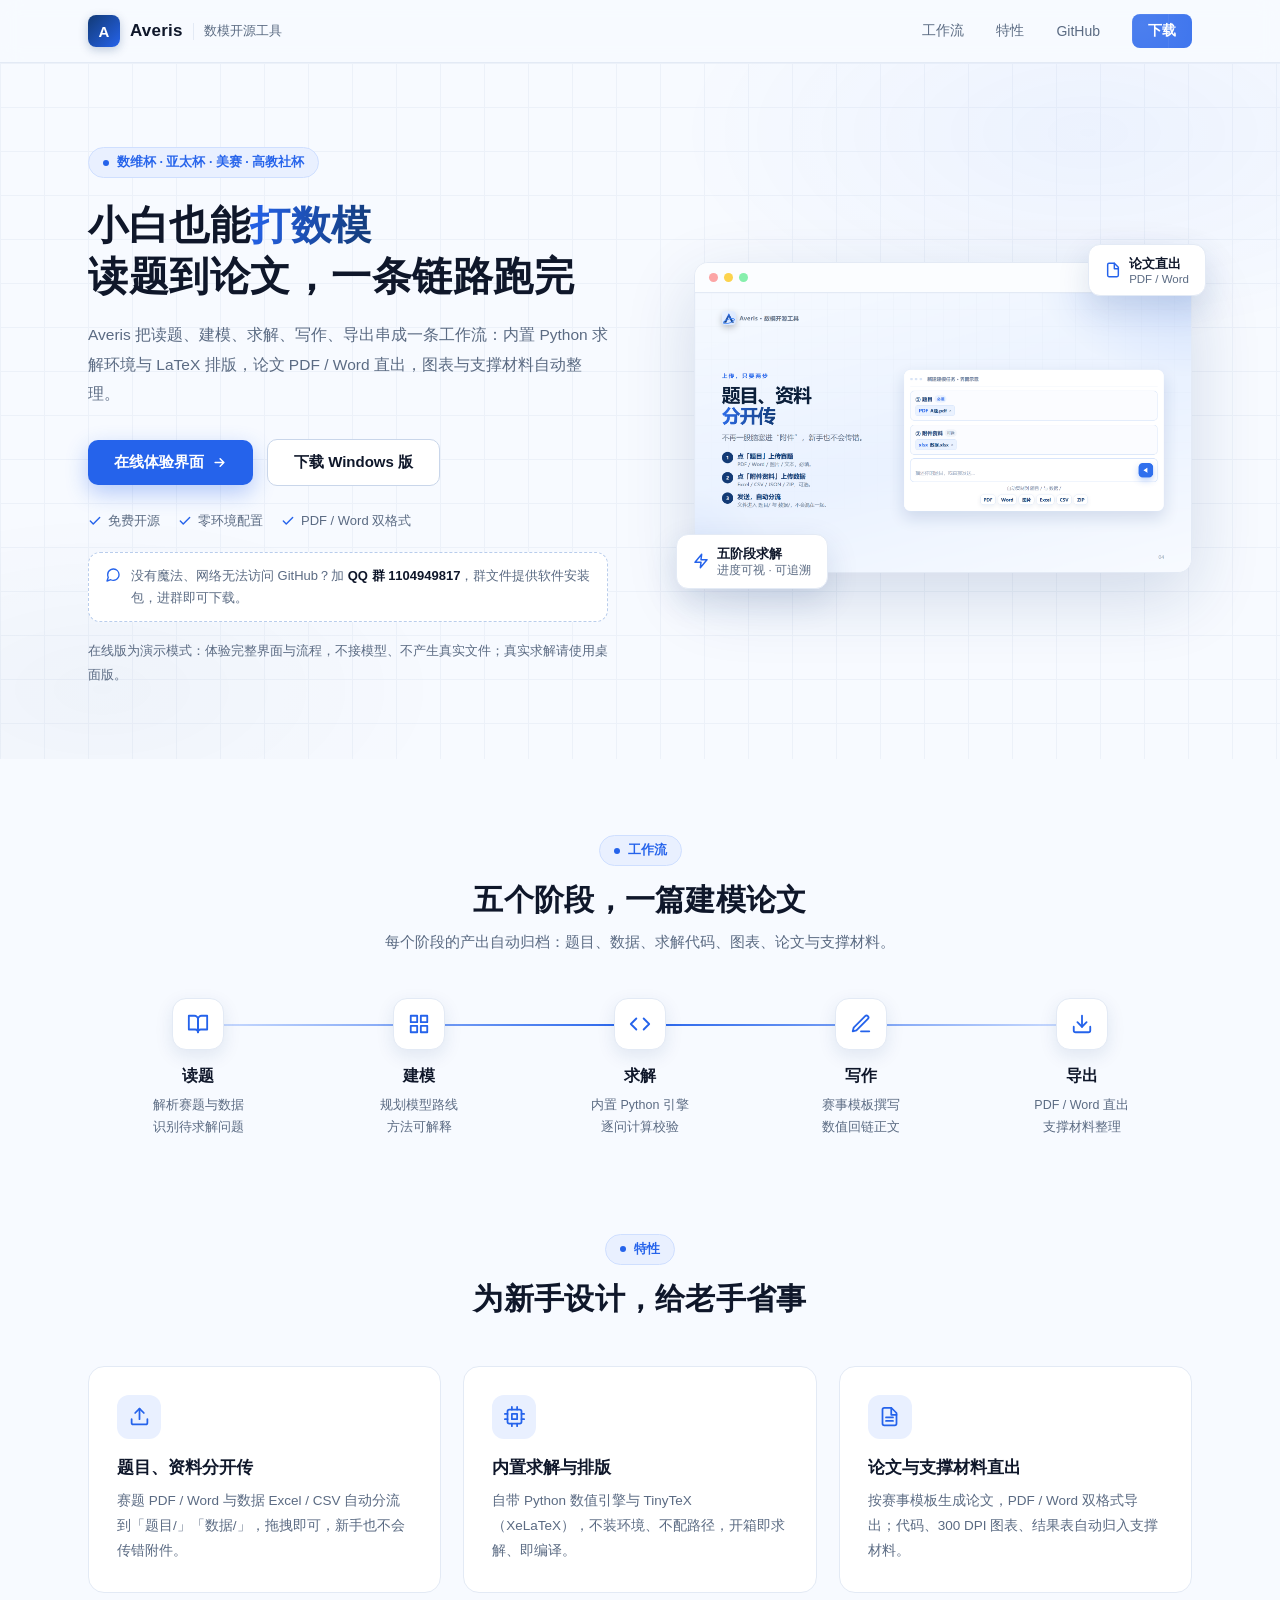
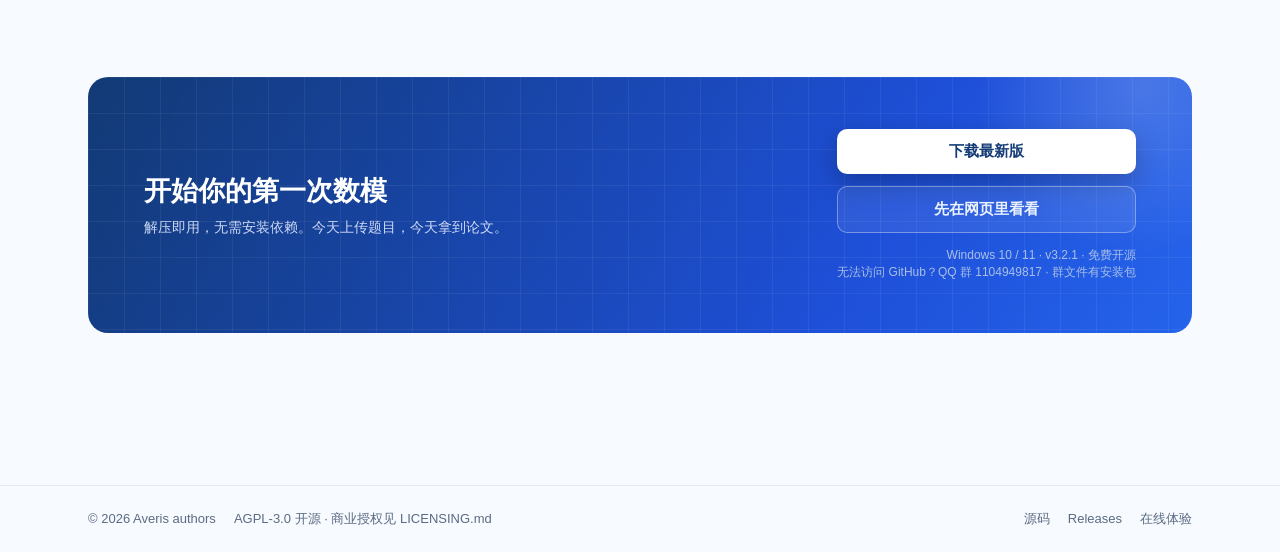
<file: index.html>
<!DOCTYPE html>
<html lang="zh-CN">
<head>
<meta charset="utf-8">
<meta name="viewport" content="width=device-width, initial-scale=1">
<title>Averis · 全流程数模解题工作台</title>
<meta name="description" content="Averis：从读题到论文一条链路跑完。内置 LaTeX 与 Python 求解环境，PDF / Word 直出，免费开源。">
<link rel="icon" href="data:image/svg+xml,%3Csvg xmlns='http://www.w3.org/2000/svg' viewBox='0 0 32 32'%3E%3Crect width='32' height='32' rx='7' fill='%23123A75'/%3E%3Cpath d='M16 6 L26 26 H21.5 L16 14 L10.5 26 H6 Z' fill='%23fff'/%3E%3C/svg%3E">
<style>
  :root { --blue: #2563eb; --blue-d: #1d4ed8; --navy: #123a75; --ink: #0f172a; --mut: #5b6b83; --line: #e3eaf5; --bg: #f7faff; }
  * { margin: 0; padding: 0; box-sizing: border-box; }
  html { scroll-behavior: smooth; }
  body { font-family: -apple-system, "PingFang SC", "Microsoft YaHei", "Segoe UI", sans-serif; color: var(--ink); background: var(--bg); -webkit-font-smoothing: antialiased; }
  a { text-decoration: none; color: inherit; }
  .wrap { max-width: 1160px; margin: 0 auto; padding: 0 28px; }
  /* header */
  header { position: sticky; top: 0; z-index: 20; background: rgba(247,250,255,.82); backdrop-filter: blur(10px); border-bottom: 1px solid var(--line); }
  .nav { display: flex; align-items: center; gap: 10px; height: 62px; }
  .logo { width: 32px; height: 32px; border-radius: 8px; background: linear-gradient(135deg, #123a75, #2563eb); color: #fff; display: grid; place-items: center; font-weight: 800; font-size: 15px; box-shadow: 0 3px 10px rgba(18,58,117,.25); }
  .nav b { font-size: 17px; letter-spacing: .2px; }
  .nav .tip { color: var(--mut); font-size: 12.5px; border-left: 1px solid var(--line); padding-left: 10px; }
  .nav .sp { flex: 1; }
  .nav a.lk { color: var(--mut); font-size: 14px; margin-left: 22px; transition: color .15s; }
  .nav a.lk:hover { color: var(--blue); }
  .nav a.cta { margin-left: 22px; background: var(--blue); color: #fff; font-size: 13.5px; font-weight: 600; border-radius: 8px; padding: 8px 16px; }
  .nav a.cta:hover { background: var(--blue-d); }
  /* hero */
  .hero { position: relative; padding: 84px 0 72px; overflow: hidden; }
  .hero::before { content: ""; position: absolute; inset: 0; background:
    radial-gradient(600px 300px at 85% 10%, rgba(37,99,235,.10), transparent 70%),
    radial-gradient(500px 260px at 8% 90%, rgba(18,58,117,.07), transparent 70%),
    linear-gradient(var(--line) 1px, transparent 1px), linear-gradient(90deg, var(--line) 1px, transparent 1px);
    background-size: auto, auto, 44px 44px, 44px 44px; opacity: .5; pointer-events: none; }
  .hero .wrap { position: relative; display: grid; grid-template-columns: 1.05fr .95fr; gap: 56px; align-items: center; }
  .eyebrow { display: inline-flex; align-items: center; gap: 8px; color: var(--blue); background: #e9f0ff; border: 1px solid #cfdfff; border-radius: 999px; padding: 6px 14px; font-size: 12.5px; font-weight: 600; }
  .eyebrow i { width: 6px; height: 6px; border-radius: 50%; background: var(--blue); }
  h1 { font-size: 40px; line-height: 1.28; letter-spacing: .5px; margin: 22px 0 18px; font-weight: 800; }
  h1 em { font-style: normal; background: linear-gradient(100deg, #2563eb, #123a75); -webkit-background-clip: text; background-clip: text; color: transparent; }
  .sub { color: var(--mut); font-size: 15.5px; line-height: 1.9; margin-bottom: 30px; max-width: 520px; }
  .btns { display: flex; gap: 14px; flex-wrap: wrap; align-items: center; }
  .btn { display: inline-flex; align-items: center; gap: 8px; border-radius: 10px; padding: 13px 26px; font-size: 15px; font-weight: 600; transition: all .15s; }
  .btn.p { background: var(--blue); color: #fff; box-shadow: 0 8px 22px rgba(37,99,235,.32); }
  .btn.p:hover { background: var(--blue-d); transform: translateY(-1px); }
  .btn.s { border: 1px solid #c9d6ea; background: #fff; color: var(--ink); }
  .btn.s:hover { border-color: var(--blue); color: var(--blue); }
  .trust { display: flex; gap: 18px; margin-top: 26px; color: var(--mut); font-size: 13px; flex-wrap: wrap; }
  .trust span { display: inline-flex; align-items: center; gap: 6px; }
  .trust svg { color: var(--blue); }
  .qq { display: flex; align-items: flex-start; gap: 10px; margin-top: 22px; max-width: 520px; background: #fff; border: 1px dashed #b9cdec; border-radius: 12px; padding: 12px 16px; font-size: 13px; color: var(--mut); line-height: 1.7; }
  .qq svg { flex: none; margin-top: 2px; color: var(--blue); }
  .qq b { color: var(--ink); }
  /* hero visual */
  .vis { position: relative; }
  .frame { background: #fff; border: 1px solid var(--line); border-radius: 14px; box-shadow: 0 24px 70px rgba(18,58,117,.16); overflow: hidden; }
  .frame .bar { display: flex; gap: 6px; padding: 10px 14px; border-bottom: 1px solid var(--line); background: #fbfdff; }
  .frame .bar i { width: 9px; height: 9px; border-radius: 50%; background: #dbe4f0; }
  .frame .bar i:first-child { background: #fca5a5; } .frame .bar i:nth-child(2) { background: #fcd34d; } .frame .bar i:nth-child(3) { background: #86efac; }
  .frame img { display: block; width: 100%; }
  .float { position: absolute; background: #fff; border: 1px solid var(--line); border-radius: 12px; box-shadow: 0 12px 32px rgba(18,58,117,.14); padding: 10px 16px; font-size: 13px; font-weight: 600; display: flex; align-items: center; gap: 8px; }
  .float svg { color: var(--blue); }
  .float.f1 { top: -18px; right: -14px; }
  .float.f2 { bottom: -16px; left: -18px; }
  .float small { display: block; font-weight: 400; color: var(--mut); font-size: 11.5px; }
  /* sections */
  section { padding: 76px 0; }
  .shead { text-align: center; margin-bottom: 46px; }
  .shead .eyebrow { margin-bottom: 14px; }
  .shead h2 { font-size: 30px; font-weight: 800; letter-spacing: .3px; }
  .shead p { color: var(--mut); font-size: 14.5px; margin-top: 12px; }
  /* pipeline */
  .pipe { display: grid; grid-template-columns: repeat(5, 1fr); gap: 0; position: relative; }
  .pipe::before { content: ""; position: absolute; top: 26px; left: 10%; right: 10%; height: 2px; background: linear-gradient(90deg, #cfdfff, #2563eb, #cfdfff); }
  .pstage { text-align: center; padding: 0 12px; position: relative; }
  .pstage .dot { width: 52px; height: 52px; margin: 0 auto 16px; border-radius: 14px; background: #fff; border: 1px solid var(--line); box-shadow: 0 6px 18px rgba(18,58,117,.10); display: grid; place-items: center; color: var(--blue); position: relative; }
  .pstage b { display: block; font-size: 15.5px; margin-bottom: 8px; }
  .pstage p { color: var(--mut); font-size: 12.5px; line-height: 1.7; }
  /* features */
  .feats { display: grid; grid-template-columns: repeat(3, 1fr); gap: 22px; }
  .card { background: #fff; border: 1px solid var(--line); border-radius: 16px; padding: 28px; transition: all .18s; }
  .card:hover { transform: translateY(-3px); box-shadow: 0 16px 40px rgba(18,58,117,.12); border-color: #cfdfff; }
  .card .ic { width: 44px; height: 44px; border-radius: 12px; background: #e9f0ff; color: var(--blue); display: grid; place-items: center; margin-bottom: 18px; }
  .card h3 { font-size: 16.5px; margin-bottom: 10px; }
  .card p { color: var(--mut); font-size: 13.5px; line-height: 1.85; }
  /* cta */
  .cta { position: relative; border-radius: 20px; overflow: hidden; background: linear-gradient(120deg, #123a75 0%, #1e4fd8 70%, #2563eb 100%); color: #fff; padding: 52px 56px; display: flex; align-items: center; gap: 40px; }
  .cta::before { content: ""; position: absolute; inset: 0; background: linear-gradient(rgba(255,255,255,.06) 1px, transparent 1px), linear-gradient(90deg, rgba(255,255,255,.06) 1px, transparent 1px); background-size: 36px 36px; }
  .cta::after { content: ""; position: absolute; width: 340px; height: 340px; right: -120px; top: -160px; border-radius: 50%; background: radial-gradient(circle, rgba(255,255,255,.18), transparent 70%); }
  .cta .txt { position: relative; flex: 1; }
  .cta h2 { font-size: 27px; font-weight: 800; margin-bottom: 10px; }
  .cta p { color: #cdd9f6; font-size: 14px; }
  .cta .act { position: relative; display: flex; flex-direction: column; gap: 12px; align-items: stretch; }
  .cta .btn.p { background: #fff; color: var(--navy); box-shadow: 0 10px 26px rgba(0,0,0,.25); justify-content: center; }
  .cta .btn.s { background: rgba(255,255,255,.08); border: 1px solid rgba(255,255,255,.35); color: #eaf1ff; justify-content: center; }
  .cta .btn.s:hover { border-color: #fff; color: #fff; }
  .cta .meta { position: relative; margin-top: 14px; color: #a9bfe8; font-size: 12px; text-align: right; }
  /* footer */
  footer { border-top: 1px solid var(--line); color: var(--mut); font-size: 13px; padding: 24px 0; margin-top: 76px; }
  footer .wrap { display: flex; gap: 18px; flex-wrap: wrap; align-items: center; }
  footer a:hover { color: var(--blue); }
  @media (max-width: 960px) {
    .hero .wrap { grid-template-columns: 1fr; gap: 44px; }
    h1 { font-size: 34px; }
    .pipe { grid-template-columns: repeat(2, 1fr); gap: 28px 0; } .pipe::before { display: none; }
    .feats { grid-template-columns: 1fr; }
    .cta { flex-direction: column; padding: 40px 28px; text-align: center; }
    .cta .meta { text-align: center; }
    .float.f1 { right: 4px; } .float.f2 { left: 4px; }
  }
</style>
</head>
<body>
<header><div class="wrap nav">
  <div class="logo">A</div><b>Averis</b><span class="tip">数模开源工具</span>
  <div class="sp"></div>
  <a class="lk" href="#flow">工作流</a>
  <a class="lk" href="#why">特性</a>
  <a class="lk" href="https://github.com/daoqigua/Averis">GitHub</a>
  <a class="cta" href="https://github.com/daoqigua/Averis/releases/latest">下载</a>
</div></header>

<div class="hero"><div class="wrap">
  <div>
    <span class="eyebrow"><i></i>数维杯 · 亚太杯 · 美赛 · 高教社杯</span>
    <h1>小白也能<em>打数模</em><br>读题到论文，一条链路跑完</h1>
    <p class="sub">Averis 把读题、建模、求解、写作、导出串成一条工作流：内置 Python 求解环境与 LaTeX 排版，论文 PDF / Word 直出，图表与支撑材料自动整理。</p>
    <div class="btns">
      <a class="btn p" href="client/">在线体验界面
        <svg width="15" height="15" viewBox="0 0 24 24" fill="none" stroke="currentColor" stroke-width="2.4" stroke-linecap="round" stroke-linejoin="round"><path d="M5 12h14M13 6l6 6-6 6"/></svg></a>
      <a class="btn s" href="https://github.com/daoqigua/Averis/releases/latest">下载 Windows 版</a>
    </div>
    <div class="trust">
      <span><svg width="14" height="14" viewBox="0 0 24 24" fill="none" stroke="currentColor" stroke-width="2.4" stroke-linecap="round" stroke-linejoin="round"><path d="M20 6L9 17l-5-5"/></svg>免费开源</span>
      <span><svg width="14" height="14" viewBox="0 0 24 24" fill="none" stroke="currentColor" stroke-width="2.4" stroke-linecap="round" stroke-linejoin="round"><path d="M20 6L9 17l-5-5"/></svg>零环境配置</span>
      <span><svg width="14" height="14" viewBox="0 0 24 24" fill="none" stroke="currentColor" stroke-width="2.4" stroke-linecap="round" stroke-linejoin="round"><path d="M20 6L9 17l-5-5"/></svg>PDF / Word 双格式</span>
    </div>
    <div class="qq">
      <svg width="16" height="16" viewBox="0 0 24 24" fill="none" stroke="currentColor" stroke-width="2" stroke-linecap="round" stroke-linejoin="round"><path d="M21 11.5a8.38 8.38 0 0 1-.9 3.8 8.5 8.5 0 0 1-7.6 4.7 8.38 8.38 0 0 1-3.8-.9L3 21l1.9-5.7a8.38 8.38 0 0 1-.9-3.8 8.5 8.5 0 0 1 4.7-7.6 8.38 8.38 0 0 1 3.8-.9h.5a8.48 8.48 0 0 1 8 8z"/></svg>
      <div>没有魔法、网络无法访问 GitHub？加 <b>QQ 群 1104949817</b>，群文件提供软件安装包，进群即可下载。</div>
    </div>
    <p class="sub" style="font-size:12.5px;margin:18px 0 0">在线版为演示模式：体验完整界面与流程，不接模型、不产生真实文件；真实求解请使用桌面版。</p>
  </div>
  <div class="vis">
    <div class="frame">
      <div class="bar"><i></i><i></i><i></i></div>
      <img src="assets/workbench.png" alt="Averis 新建建模任务界面示意">
    </div>
    <div class="float f1"><svg width="16" height="16" viewBox="0 0 24 24" fill="none" stroke="currentColor" stroke-width="2.2" stroke-linecap="round" stroke-linejoin="round"><path d="M14 2H6a2 2 0 0 0-2 2v16a2 2 0 0 0 2 2h12a2 2 0 0 0 2-2V8z"/><path d="M14 2v8h6"/></svg><div>论文直出<small>PDF / Word</small></div></div>
    <div class="float f2"><svg width="16" height="16" viewBox="0 0 24 24" fill="none" stroke="currentColor" stroke-width="2.2" stroke-linecap="round" stroke-linejoin="round"><path d="M13 2L3 14h9l-1 8 10-12h-9l1-8z"/></svg><div>五阶段求解<small>进度可视 · 可追溯</small></div></div>
  </div>
</div></div>

<section id="flow"><div class="wrap">
  <div class="shead">
    <span class="eyebrow"><i></i>工作流</span>
    <h2>五个阶段，一篇建模论文</h2>
    <p>每个阶段的产出自动归档：题目、数据、求解代码、图表、论文与支撑材料。</p>
  </div>
  <div class="pipe">
    <div class="pstage"><div class="dot"><svg width="22" height="22" viewBox="0 0 24 24" fill="none" stroke="currentColor" stroke-width="2" stroke-linecap="round" stroke-linejoin="round"><path d="M2 3h6a4 4 0 0 1 4 4v14a3 3 0 0 0-3-3H2z"/><path d="M22 3h-6a4 4 0 0 0-4 4v14a3 3 0 0 1 3-3h7z"/></svg></div><b>读题</b><p>解析赛题与数据<br>识别待求解问题</p></div>
    <div class="pstage"><div class="dot"><svg width="22" height="22" viewBox="0 0 24 24" fill="none" stroke="currentColor" stroke-width="2" stroke-linecap="round" stroke-linejoin="round"><rect x="3" y="3" width="7" height="7"/><rect x="14" y="3" width="7" height="7"/><rect x="14" y="14" width="7" height="7"/><rect x="3" y="14" width="7" height="7"/></svg></div><b>建模</b><p>规划模型路线<br>方法可解释</p></div>
    <div class="pstage"><div class="dot"><svg width="22" height="22" viewBox="0 0 24 24" fill="none" stroke="currentColor" stroke-width="2" stroke-linecap="round" stroke-linejoin="round"><polyline points="16 18 22 12 16 6"/><polyline points="8 6 2 12 8 18"/></svg></div><b>求解</b><p>内置 Python 引擎<br>逐问计算校验</p></div>
    <div class="pstage"><div class="dot"><svg width="22" height="22" viewBox="0 0 24 24" fill="none" stroke="currentColor" stroke-width="2" stroke-linecap="round" stroke-linejoin="round"><path d="M12 20h9"/><path d="M16.5 3.5a2.1 2.1 0 0 1 3 3L7 19l-4 1 1-4z"/></svg></div><b>写作</b><p>赛事模板撰写<br>数值回链正文</p></div>
    <div class="pstage"><div class="dot"><svg width="22" height="22" viewBox="0 0 24 24" fill="none" stroke="currentColor" stroke-width="2" stroke-linecap="round" stroke-linejoin="round"><path d="M21 15v4a2 2 0 0 1-2 2H5a2 2 0 0 1-2-2v-4"/><polyline points="7 10 12 15 17 10"/><line x1="12" y1="15" x2="12" y2="3"/></svg></div><b>导出</b><p>PDF / Word 直出<br>支撑材料整理</p></div>
  </div>
</div></section>

<section id="why" style="padding-top:20px"><div class="wrap">
  <div class="shead">
    <span class="eyebrow"><i></i>特性</span>
    <h2>为新手设计，给老手省事</h2>
  </div>
  <div class="feats">
    <div class="card"><div class="ic"><svg width="21" height="21" viewBox="0 0 24 24" fill="none" stroke="currentColor" stroke-width="2" stroke-linecap="round" stroke-linejoin="round"><path d="M21 15v4a2 2 0 0 1-2 2H5a2 2 0 0 1-2-2v-4"/><polyline points="17 8 12 3 7 8"/><line x1="12" y1="3" x2="12" y2="15"/></svg></div><h3>题目、资料分开传</h3><p>赛题 PDF / Word 与数据 Excel / CSV 自动分流到「题目/」「数据/」，拖拽即可，新手也不会传错附件。</p></div>
    <div class="card"><div class="ic"><svg width="21" height="21" viewBox="0 0 24 24" fill="none" stroke="currentColor" stroke-width="2" stroke-linecap="round" stroke-linejoin="round"><rect x="4" y="4" width="16" height="16" rx="2"/><rect x="9" y="9" width="6" height="6"/><path d="M9 1v3M15 1v3M9 20v3M15 20v3M1 9h3M1 15h3M20 9h3M20 15h3"/></svg></div><h3>内置求解与排版</h3><p>自带 Python 数值引擎与 TinyTeX（XeLaTeX），不装环境、不配路径，开箱即求解、即编译。</p></div>
    <div class="card"><div class="ic"><svg width="21" height="21" viewBox="0 0 24 24" fill="none" stroke="currentColor" stroke-width="2" stroke-linecap="round" stroke-linejoin="round"><path d="M14 2H6a2 2 0 0 0-2 2v16a2 2 0 0 0 2 2h12a2 2 0 0 0 2-2V8z"/><path d="M14 2v8h6"/><path d="M16 13H8M16 17H8"/></svg></div><h3>论文与支撑材料直出</h3><p>按赛事模板生成论文，PDF / Word 双格式导出；代码、300 DPI 图表、结果表自动归入支撑材料。</p></div>
  </div>
</div></section>

<section style="padding-top:8px"><div class="wrap">
  <div class="cta">
    <div class="txt">
      <h2>开始你的第一次数模</h2>
      <p>解压即用，无需安装依赖。今天上传题目，今天拿到论文。</p>
    </div>
    <div>
      <div class="act">
        <a class="btn p" href="https://github.com/daoqigua/Averis/releases/latest">下载最新版</a>
        <a class="btn s" href="client/">先在网页里看看</a>
      </div>
      <div class="meta">Windows 10 / 11 · v3.2.1 · 免费开源<br>无法访问 GitHub？QQ 群 1104949817 · 群文件有安装包</div>
    </div>
  </div>
</div></section>

<footer><div class="wrap">
  <span>© 2026 Averis authors</span><span>AGPL-3.0 开源 · 商业授权见 LICENSING.md</span>
  <span style="flex:1"></span>
  <a href="https://github.com/daoqigua/Averis">源码</a>
  <a href="https://github.com/daoqigua/Averis/releases">Releases</a>
  <a href="client/">在线体验</a>
</div></footer>
</body>
</html>
</file>
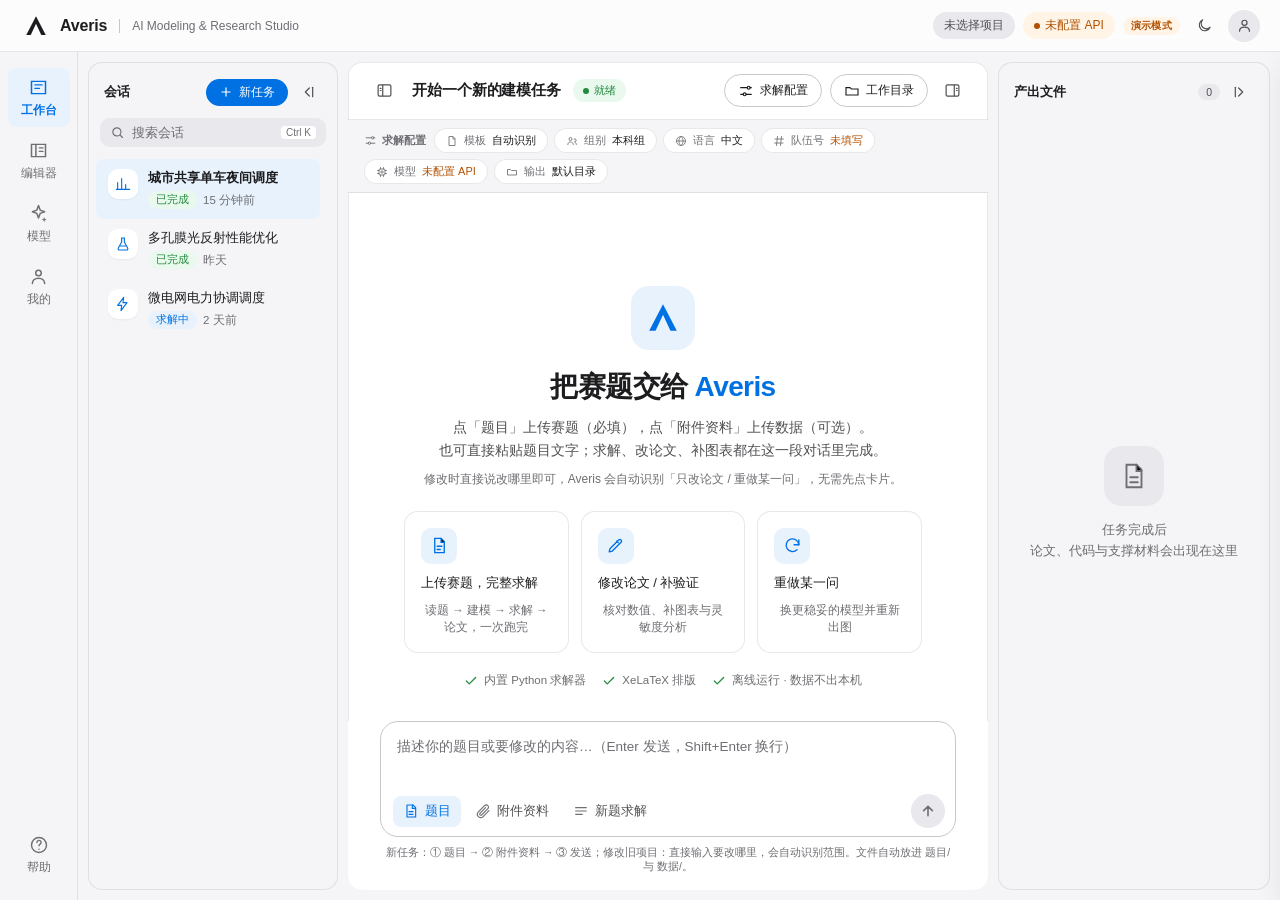
<file: client/index.html>
<!DOCTYPE html>
<!-- SPDX-License-Identifier: AGPL-3.0-only · Copyright (C) 2026 Averis authors · 商业授权见 NOTICE -->
<html lang="zh-CN">
<head>
<meta charset="UTF-8">
<meta name="viewport" content="width=device-width, initial-scale=1.0">
<title>Averis · AI Modeling & Research Studio</title>
<link rel="icon" href="data:image/svg+xml,%3Csvg xmlns='http://www.w3.org/2000/svg' viewBox='0 0 32 32'%3E%3Crect width='32' height='32' rx='7' fill='%230071E3'/%3E%3Cpath d='M16 6 L26 26 H21.5 L16 14 L10.5 26 H6 Z' fill='%23fff'/%3E%3C/svg%3E">
<link rel="stylesheet" href="styles.css">
</head>
<body>
<div class="app-shell">

  <!-- ============ 顶栏 ============ -->
  <header class="titlebar">
    <div class="brand">
      <span class="brand-mark" aria-hidden="true">
        <svg viewBox="0 0 32 32" width="24" height="24">
          <path d="M16 3 L29 28 H23 L16 13 L9 28 H3 Z" fill="currentColor"/>
        </svg>
      </span>
      <span class="brand-name">Averis</span>
      <span class="brand-divider"></span>
      <span class="brand-sub">AI Modeling & Research Studio</span>
    </div>
    <div class="titlebar-right">
      <span class="project-chip" id="topProjectChip">未选择项目</span>
      <span class="model-chip" id="topModelChip" role="button" tabindex="0" title="当前模型（点击修改 API 配置）">deepseek-flash</span>
      <span class="demo-badge" id="topDemoBadge" hidden>演示模式</span>
      <button class="icon-btn" id="btnTheme" title="切换主题" aria-label="切换主题">
        <svg viewBox="0 0 24 24" width="17" height="17"><path d="M12 3v2m0 14v2M3 12h2m14 0h2M5.6 5.6l1.4 1.4m10 10l1.4 1.4m0-12.8L17 7M7 17l-1.4 1.4" stroke="currentColor" stroke-width="1.6" fill="none" stroke-linecap="round"/><circle cx="12" cy="12" r="4" fill="none" stroke="currentColor" stroke-width="1.6"/></svg>
      </button>
      <button class="avatar-btn" id="btnAvatar" title="我的" aria-label="打开我的页面"><svg viewBox="0 0 24 24" width="17" height="17" aria-hidden="true"><circle cx="12" cy="8.2" r="3.6" fill="none" stroke="currentColor" stroke-width="1.7"/><path d="M5 20c0-3.6 3.1-5.6 7-5.6s7 2 7 5.6" fill="none" stroke="currentColor" stroke-width="1.7" stroke-linecap="round"/></svg></button>
    </div>
  </header>

  <div class="workspace">
    <!-- ============ 侧边导航（仅 3 项） ============ -->
    <nav class="rail" aria-label="主导航">
      <button class="rail-item active" data-view="workbench" title="工作台">
        <svg viewBox="0 0 24 24" width="21" height="21"><path d="M4 5h16v14H4z" fill="none" stroke="currentColor" stroke-width="1.7" rx="2"/><path d="M8 9h8M8 13h5" stroke="currentColor" stroke-width="1.7" stroke-linecap="round"/></svg>
        <span>工作台</span>
      </button>
      <button class="rail-item" data-view="editor" title="编辑器">
        <svg viewBox="0 0 24 24" width="21" height="21"><path d="M4 5h16v14H4z" fill="none" stroke="currentColor" stroke-width="1.7"/><path d="M9 5v14" stroke="currentColor" stroke-width="1.7"/><path d="M13 9h4M13 13h4" stroke="currentColor" stroke-width="1.7" stroke-linecap="round"/></svg>
        <span>编辑器</span>
      </button>
      <button class="rail-item" data-view="models" title="模型与 API">
        <svg viewBox="0 0 24 24" width="21" height="21"><path d="M12 3l1.9 5.1L19 10l-5.1 1.9L12 17l-1.9-5.1L5 10l5.1-1.9z" fill="none" stroke="currentColor" stroke-width="1.7" stroke-linejoin="round"/><path d="M18.5 16l.8 2.2 2.2.8-2.2.8-.8 2.2-.8-2.2-2.2-.8 2.2-.8z" fill="currentColor"/></svg>
        <span>模型</span>
      </button>
      <button class="rail-item" data-view="me" title="我的">
        <svg viewBox="0 0 24 24" width="21" height="21"><circle cx="12" cy="8" r="3.2" fill="none" stroke="currentColor" stroke-width="1.7"/><path d="M5 20c0-3.6 3.1-6 7-6s7 2.4 7 6" fill="none" stroke="currentColor" stroke-width="1.7" stroke-linecap="round"/></svg>
        <span>我的</span>
      </button>
      <div class="rail-spacer"></div>
      <button class="rail-item rail-bottom" id="btnHelp" title="帮助">
        <svg viewBox="0 0 24 24" width="20" height="20"><circle cx="12" cy="12" r="9" fill="none" stroke="currentColor" stroke-width="1.7"/><path d="M9.5 9a2.5 2.5 0 1 1 3.6 2.2c-.8.4-1.1 1-1.1 1.8M12 17h.01" stroke="currentColor" stroke-width="1.7" fill="none" stroke-linecap="round"/></svg>
        <span>帮助</span>
      </button>
    </nav>

    <!-- ============ 视图容器 ============ -->
    <main class="main-area">

      <!-- ---------- 视图1：工作台（求解 + 修改合并） ---------- -->
      <section class="view active" id="view-workbench">
        <aside class="session-panel" id="sessionPanel">
          <div class="panel-inner">
          <div class="panel-head">
            <h2>会话</h2>
            <div style="display:flex;align-items:center;gap:6px">
              <button class="primary-btn sm" id="btnNewTask">
                <svg viewBox="0 0 24 24" width="14" height="14"><path d="M12 5v14M5 12h14" stroke="currentColor" stroke-width="2" stroke-linecap="round"/></svg>
                新任务
              </button>
              <button class="icon-btn panel-collapse" id="btnCollapseSessions" title="收起会话栏（Ctrl+B）" aria-label="收起会话栏">
                <svg viewBox="0 0 24 24" width="16" height="16"><path d="M14 6l-6 6 6 6" fill="none" stroke="currentColor" stroke-width="1.8" stroke-linecap="round" stroke-linejoin="round"/><path d="M19 5v14" stroke="currentColor" stroke-width="1.8" stroke-linecap="round"/></svg>
              </button>
            </div>
          </div>
          <div class="session-search">
            <svg viewBox="0 0 24 24" width="15" height="15" aria-hidden="true"><circle cx="11" cy="11" r="6.5" fill="none" stroke="currentColor" stroke-width="1.8"/><path d="M16 16l4 4" stroke="currentColor" stroke-width="1.8" stroke-linecap="round"/></svg>
            <input type="text" id="sessionSearch" placeholder="搜索会话" aria-label="搜索会话">
            <kbd>Ctrl K</kbd>
          </div>
          <div class="session-list" id="sessionList"></div>
          </div>
        </aside>

        <section class="chat-panel">
          <div class="chat-head">
            <div class="chat-head-left">
              <button class="icon-btn panel-toggle" id="btnToggleSessions" title="展开/收起会话栏（Ctrl+B）" aria-label="展开或收起会话栏" aria-pressed="true">
                <svg viewBox="0 0 24 24" width="17" height="17"><rect x="3" y="4" width="18" height="16" rx="2" fill="none" stroke="currentColor" stroke-width="1.7"/><path d="M9.5 4v16" stroke="currentColor" stroke-width="1.7"/><path d="M6 9h1M6 12h1" stroke="currentColor" stroke-width="1.7" stroke-linecap="round"/></svg>
              </button>
              <h2 id="chatTitle">开始一个新的建模任务</h2>
              <span class="status-dot" id="chatStatus">就绪</span>
            </div>
            <div class="chat-head-right">
              <button class="ghost-btn" id="btnSolveConfig" title="求解配置：模板 / 组别 / 语言 / 队伍号 / 模型 / 输出路径">
                <svg viewBox="0 0 24 24" width="16" height="16"><path d="M4 7h10M18 7h2M4 17h4M12 17h8" stroke="currentColor" stroke-width="1.7" stroke-linecap="round"/><circle cx="16" cy="7" r="2.2" fill="none" stroke="currentColor" stroke-width="1.7"/><circle cx="10" cy="17" r="2.2" fill="none" stroke="currentColor" stroke-width="1.7"/></svg>
                求解配置
              </button>
              <button class="ghost-btn" id="btnOpenFolder" title="打开工作目录">
                <svg viewBox="0 0 24 24" width="16" height="16"><path d="M3 7h6l2 2h10v9H3z" fill="none" stroke="currentColor" stroke-width="1.7"/></svg>
                工作目录
              </button>
              <button class="icon-btn panel-toggle" id="btnToggleOutput" title="展开/收起产出栏（Ctrl+J）" aria-label="展开或收起产出栏" aria-pressed="true">
                <svg viewBox="0 0 24 24" width="17" height="17"><rect x="3" y="4" width="18" height="16" rx="2" fill="none" stroke="currentColor" stroke-width="1.7"/><path d="M14.5 4v16" stroke="currentColor" stroke-width="1.7"/><path d="M17.5 9h1M17.5 12h1" stroke="currentColor" stroke-width="1.7" stroke-linecap="round"/></svg>
                <span class="pt-badge" id="outputBadge" hidden>0</span>
              </button>
            </div>
          </div>

          <div class="config-strip" id="configStrip" aria-label="当前求解配置"></div>
          <div class="task-context" id="taskContext" hidden>
            <span id="taskPath" title="当前任务目录"></span>
            <button class="ghost-btn" id="btnTaskResume">继续未完成任务</button>
            <button class="ghost-btn" id="btnTaskEditor">编辑此项目</button>
            <button class="ghost-btn" id="btnTaskVersions">版本与改动</button>
          </div>
          <dialog id="setupDialog" class="revision-dialog setup-dialog" aria-labelledby="setupTitle">
            <div class="chat-head"><h2 id="setupTitle">还没有配置模型 API</h2></div>
            <p>真实求解需要可用的模型端点。请到「我的 → API 配置」选择服务商并粘贴 API Key；配好后回到工作台，再发送同一道题即可。</p>
            <p class="setup-note">如果你使用本机 Averis 后端代理，可点「仍然启动」直接继续；也可以先看一段不调用任何模型的例题演示。</p>
            <div class="setup-actions">
              <button class="primary-btn" id="setupGoConfig" type="button">去配置模型</button>
              <button class="ghost-btn" id="setupDemo" type="button">先看演示</button>
              <button class="ghost-btn" id="setupSkip" type="button">仍然启动</button>
            </div>
          </dialog>

          <dialog id="revisionDialog" class="revision-dialog" aria-labelledby="revisionTitle">
            <div class="chat-head"><h2 id="revisionTitle">项目版本与改动</h2><button class="ghost-btn" id="btnCloseRevisions">关闭</button></div>
            <p id="revisionSafetyNotice">续改前自动备份。确认恢复后先保存当前版本，再恢复。快照占用本机磁盘空间。恢复期间请关闭其他编辑器、同步工具和写入进程。文件系统恢复不是事务级保证；检测到并发变化时可能拒绝恢复或无法安全回滚，失败后请按错误提示核对安全版本。</p>
            <div id="revisionList"></div>
            <pre id="revisionChanges" aria-live="polite"></pre>
          </dialog>

          <div class="chat-flow" id="chatFlow" role="log" aria-live="polite" aria-label="求解对话">
            <!-- 欢迎空态 -->
            <div class="welcome-state" id="welcomeState">
              <div class="welcome-mark">
                <svg viewBox="0 0 32 32" width="34" height="34">
                  <path d="M16 3 L29 28 H23 L16 13 L9 28 H3 Z" fill="currentColor"/>
                </svg>
              </div>
              <h1>把赛题交给 <em>Averis</em></h1>
              <p>点「题目」上传赛题（必填），点「附件资料」上传数据（可选）。<br>也可直接粘贴题目文字；求解、改论文、补图表都在这一段对话里完成。<br><span class="welcome-tip">修改时直接说改哪里即可，Averis 会自动识别「只改论文 / 重做某一问」，无需先点卡片。</span></p>
              <div class="quick-starts">
                <button class="quick-card" data-action="attach-problem">
                  <span class="qc-ico"><svg viewBox="0 0 24 24" width="19" height="19" aria-hidden="true"><path d="M6 3h8l4 4v14H6z" fill="none" stroke="currentColor" stroke-width="1.7"/><path d="M14 3v5h4M9 13h6M9 17h4" stroke="currentColor" stroke-width="1.7" stroke-linecap="round"/></svg></span>
                  <span>上传赛题，完整求解</span>
                  <span class="qc-desc">读题 → 建模 → 求解 → 论文，一次跑完</span>
                </button>
                <button class="quick-card" data-action="paper">
                  <span class="qc-ico"><svg viewBox="0 0 24 24" width="19" height="19" aria-hidden="true"><path d="M4 20l4-1 11-11a2.1 2.1 0 0 0-3-3L5 16z" fill="none" stroke="currentColor" stroke-width="1.7" stroke-linejoin="round"/><path d="M13 6l3 3" stroke="currentColor" stroke-width="1.7"/></svg></span>
                  <span>修改论文 / 补验证</span>
                  <span class="qc-desc">核对数值、补图表与灵敏度分析</span>
                </button>
                <button class="quick-card" data-action="redo">
                  <span class="qc-ico"><svg viewBox="0 0 24 24" width="19" height="19" aria-hidden="true"><path d="M20 11a8 8 0 1 0-2.3 6.3" fill="none" stroke="currentColor" stroke-width="1.7" stroke-linecap="round"/><path d="M20 5v6h-6" fill="none" stroke="currentColor" stroke-width="1.7" stroke-linecap="round" stroke-linejoin="round"/></svg></span>
                  <span>重做某一问</span>
                  <span class="qc-desc">换更稳妥的模型并重新出图</span>
                </button>
              </div>
              <div class="welcome-cap">
                <span class="cap-item"><svg viewBox="0 0 24 24" width="14" height="14" aria-hidden="true"><path d="M20 6L9 17l-5-5" fill="none" stroke="currentColor" stroke-width="2.2" stroke-linecap="round" stroke-linejoin="round"/></svg>内置 Python 求解器</span>
                <span class="cap-item"><svg viewBox="0 0 24 24" width="14" height="14" aria-hidden="true"><path d="M20 6L9 17l-5-5" fill="none" stroke="currentColor" stroke-width="2.2" stroke-linecap="round" stroke-linejoin="round"/></svg>XeLaTeX 排版</span>
                <span class="cap-item"><svg viewBox="0 0 24 24" width="14" height="14" aria-hidden="true"><path d="M20 6L9 17l-5-5" fill="none" stroke="currentColor" stroke-width="2.2" stroke-linecap="round" stroke-linejoin="round"/></svg>离线运行 · 数据不出本机</span>
              </div>
            </div>
          </div>

          <!-- 输入区 -->
          <div class="composer-wrap">
            <div class="stage-bar" id="stageBar" hidden>
              <div class="stage-track" id="stageTrack"></div>
            </div>
            <div class="intent-row" id="intentRow" hidden>
              <span class="intent-pill" id="intentPill"></span>
              <button class="text-btn" id="intentChange" type="button">更改</button>
            </div>
            <div class="composer" id="composer">
              <div class="attach-row" id="attachRowProblem" hidden></div>
              <div class="attach-row" id="attachRowData" hidden></div>
              <textarea id="chatInput" rows="2" placeholder="描述你的题目或要修改的内容…（Enter 发送，Shift+Enter 换行）" aria-label="输入题目或修改要求"></textarea>
              <div class="composer-toolbar">
                <div class="toolbar-left">
                  <button class="tool-btn is-primary" id="btnAttachProblem" title="添加赛题题目（PDF/Word/图片/文本，必填）">
                    <svg viewBox="0 0 24 24" width="16" height="16"><path d="M6 3h9l4 4v14H6z" fill="none" stroke="currentColor" stroke-width="1.7" stroke-linejoin="round"/><path d="M14 3v5h5M9 13h6M9 17h6" fill="none" stroke="currentColor" stroke-width="1.7" stroke-linecap="round"/></svg>
                    题目
                  </button>
                  <button class="tool-btn" id="btnAttachData" title="添加数据/附件资料（Excel/CSV/JSON/压缩包等，可选）">
                    <svg viewBox="0 0 24 24" width="16" height="16"><path d="M21 11.5l-8.8 8.8a5 5 0 0 1-7.1-7.1l9.2-9.2a3.4 3.4 0 1 1 4.8 4.8l-9.2 9.2a1.8 1.8 0 0 1-2.5-2.5l8.5-8.5" fill="none" stroke="currentColor" stroke-width="1.7" stroke-linecap="round"/></svg>
                    附件资料
                  </button>
                  <button class="tool-btn" id="btnMode" title="任务模式">
                    <svg viewBox="0 0 24 24" width="16" height="16"><path d="M4 7h16M4 12h16M4 17h10" stroke="currentColor" stroke-width="1.7" stroke-linecap="round"/></svg>
                    <span id="modeLabel">完整求解</span>
                  </button>
                  <input type="file" id="avatarInput" accept="image/png,image/jpeg,image/webp" hidden><input type="file" id="problemInput" multiple accept=".pdf,.doc,.docx,.wps,.rtf,.txt,.md,.markdown,.html,.htm,.tex,.png,.jpg,.jpeg,.webp" hidden><input type="file" id="dataInput" multiple hidden>
                </div>
                <div class="toolbar-right">
                  <button class="send-btn" id="btnSend" title="发送（Enter）" aria-label="发送" disabled>
                    <svg viewBox="0 0 24 24" width="16" height="16"><path d="M12 19V5M5.5 11.5L12 5l6.5 6.5" fill="none" stroke="currentColor" stroke-width="2.4" stroke-linecap="round" stroke-linejoin="round"/></svg>
                  </button>
                  <button class="stop-btn" id="btnStop" title="停止" hidden>
                    <svg viewBox="0 0 24 24" width="16" height="16"><rect x="6" y="6" width="12" height="12" rx="2" fill="currentColor"/></svg>
                  </button>
                </div>
              </div>
            </div>
            <div class="composer-hint">新任务：① 题目 → ② 附件资料 → ③ 发送；修改旧项目：直接输入要改哪里，会自动识别范围。文件自动放进 题目/ 与 数据/。</div>
          </div>
        </section>

        <!-- 右侧产出面板：论文 / 代码 / 支撑材料 -->
        <aside class="output-panel" id="outputPanel">
          <div class="panel-inner">
          <div class="panel-head">
            <h2>产出文件</h2>
            <div style="display:flex;align-items:center;gap:6px">
              <button class="ghost-btn sm out-download" id="btnDownloadProject" title="把求解、论文、结果数据与导出打成一个 ZIP 下载" hidden>打包下载</button>
              <span class="demo-badge" id="outputDemoBadge" hidden>演示</span>
              <span class="output-count" id="outputCount">0</span>
              <button class="icon-btn panel-collapse" id="btnCollapseOutput" title="收起产出栏（Ctrl+J）" aria-label="收起产出栏">
                <svg viewBox="0 0 24 24" width="16" height="16"><path d="M10 6l6 6-6 6" fill="none" stroke="currentColor" stroke-width="1.8" stroke-linecap="round" stroke-linejoin="round"/><path d="M5 5v14" stroke="currentColor" stroke-width="1.8" stroke-linecap="round"/></svg>
              </button>
            </div>
          </div>
          <div class="output-empty" id="outputEmpty">
            <span class="oe-ico"><svg viewBox="0 0 24 24" width="30" height="30" aria-hidden="true"><path d="M6 3h8l4 4v14H6z" fill="none" stroke="currentColor" stroke-width="1.5"/><path d="M14 3v5h4M9 13h6M9 17h6" stroke="currentColor" stroke-width="1.5" stroke-linecap="round"/></svg></span>
            <p>任务完成后<br>论文、代码与支撑材料会出现在这里</p>
          </div>
          <div class="output-groups" id="outputGroups" hidden></div>
          </div>
        </aside>
      </section>

      <!-- ---------- 视图2：编辑器（LaTeX 工作台） ---------- -->
      <section class="view" id="view-editor">
        <div class="ed-layout">
          <aside class="ed-side">
            <div class="ed-side-tabs" role="tablist" aria-label="侧栏切换">
              <button class="ed-side-tab active" id="edTabFiles" type="button" role="tab" aria-selected="true" aria-controls="fileTree">文件</button>
              <button class="ed-side-tab" id="edTabOutline" type="button" role="tab" aria-selected="false" aria-controls="edOutline">大纲</button>
            </div>
            <div class="ed-side-head">
              <h2 id="edSideTitle">文件</h2>
              <span class="demo-badge" id="edDemoBadge" hidden>演示</span>
              <button class="ghost-btn sm" id="btnEdNew" type="button">＋ 新建</button>
            </div>
            <div class="ed-new-pop" id="edNewPop" hidden>
              <input type="text" id="edNewName" placeholder="新文件名.tex" aria-label="新文件名">
              <button class="primary-btn sm" id="edNewOk" type="button">创建</button>
            </div>
            <div class="ed-tree" id="fileTree" role="tabpanel" aria-label="项目文件"></div>
            <div class="ed-outline" id="edOutline" role="tabpanel" aria-label="章节大纲" hidden></div>
          </aside>
          <section class="ed-main">
            <div class="ed-toolbar">
              <div class="ed-tb-scroll">
              <div class="ed-seg" role="group" aria-label="编辑模式">
                <button class="ed-seg-btn active" id="edModeSolo" type="button" title="单人模式：单独编辑本机项目">单人</button>
                <button class="ed-seg-btn" id="edModeCollab" type="button" title="局域网协作：内核能力已具备，Averis 本期未开放">协作</button>
              </div>
              <span class="ed-tb-sep"></span>
              <button class="ed-tb-btn" id="edUndo" type="button" data-ico="undo" title="撤销 Ctrl+Z"></button>
              <button class="ed-tb-btn" id="edRedo" type="button" data-ico="redo" title="重做 Ctrl+Y"></button>
              <span class="ed-tb-sep"></span>
              <button class="ed-tb-btn ed-b" id="edBold" type="button" title="加粗 \textbf{}"><b>B</b></button>
              <button class="ed-tb-btn" id="edAlignL" type="button" data-ico="alignL" title="左对齐 flushleft"></button>
              <button class="ed-tb-btn" id="edAlignC" type="button" data-ico="alignC" title="居中 center"></button>
              <button class="ed-tb-btn" id="edQuote" type="button" data-ico="quote" title="引用 quote 环境"></button>
              <button class="ed-tb-btn" id="edTable" type="button" data-ico="table" title="插入三线表"></button>
              <button class="ed-tb-btn" id="edImage" type="button" data-ico="image" title="插入图 figure + includegraphics"></button>
              <select class="ed-format" id="edFormat" aria-label="段落格式">
                <option value="">格式</option>
                <option value="section">节 \section</option>
                <option value="subsection">小节 \subsection</option>
                <option value="subsubsection">子小节 \subsubsection</option>
                <option value="itemize">无序列表 itemize</option>
                <option value="enumerate">有序列表 enumerate</option>
                <option value="equation">公式 equation</option>
                <option value="abstract">摘要 abstract</option>
              </select>
              </div>
              <button class="ed-tb-btn save" id="btnEditorSave" type="button" data-ico="save" title="保存 Ctrl+S"></button>
              <button class="ed-tb-btn stop" id="edStop" type="button" data-ico="stop" title="终止编译：内核未暴露中止接口，本期不可用" disabled></button>
              <button class="ed-tb-btn compile" id="edCompile" type="button" data-ico="play" title="编译 Ctrl+B（本机 TinyTeX）"></button>
              <button class="ed-tb-btn ed-narrow-preview" id="edPreviewToggle" type="button" data-ico="file" title="预览 / Word / 下载" aria-label="打开预览面板"></button>
            </div>
            <div class="ed-body">
              <div class="ed-empty" id="edEmpty">
                <span data-ico="edit" data-ico-size="38"></span>
                <p>从左侧新建或选择任务，然后打开 .tex 文件</p>
              </div>
              <div class="ed-code" id="edCode" hidden>
                <div class="ed-gutter" id="edGutter" aria-hidden="true">1</div>
                <textarea id="editorText" spellcheck="false" aria-label="文件内容编辑"></textarea>
              </div>
            </div>
            <div class="ed-console">
              <div class="ed-console-log" id="edLog" hidden></div>
              <div class="ed-settings" id="edSettings" hidden>
                <label>编译引擎
                  <select id="edEngine">
                    <option value="xelatex">xelatex（中文推荐）</option>
                    <option value="pdflatex">pdflatex</option>
                    <option value="latexmk">latexmk（自动多轮）</option>
                  </select>
                </label>
                <label class="ed-check"><input type="checkbox" id="edSinglePass"> 快速编译（单轮）</label>
              </div>
              <div class="ed-console-bar">
                <button class="ed-tb-btn" id="edSettingsBtn" type="button" data-ico="gear" title="编译设置：引擎 / 快速编译"></button>
                <span class="ed-console-ico" data-ico="terminal" data-ico-size="13"></span>
                <span class="ed-console-title">编译输出</span>
                <span class="ed-console-path" id="editorPath">—</span>
                <span class="ed-pill ready" id="edStatus">就绪</span>
                <button class="ed-tb-btn" id="edConsoleToggle" type="button" data-ico="chev" title="展开 / 收起编译输出"></button>
              </div>
            </div>
          </section>
          <aside class="ed-preview-col">
            <div class="ed-preview-card">
              <div class="ed-preview-head">
                <button class="ed-word-btn" id="btnEditorExport" type="button" title="导出 Word（pandoc 管线，输出到项目 导出/论文.docx）"><span class="w-badge">W</span>Word</button>
                <button class="ed-tb-btn" id="edPdfRefresh" type="button" data-ico="refresh" title="刷新预览"></button>
                <button class="ed-tb-btn" id="edPdfFull" type="button" data-ico="expand" title="全屏预览"></button>
                <button class="ed-tb-btn" id="edPdfDownload" type="button" data-ico="download" title="下载 PDF 到系统下载目录"></button>
              </div>
              <div class="ed-preview-pane" id="editorPreview">
                <div class="preview-empty">编译后 PDF 将在此显示</div>
              </div>
            </div>
          </aside>
        </div>
        <div class="ed-full" id="edFull" role="dialog" aria-modal="true" aria-label="PDF 全屏预览" hidden>
          <div class="ed-full-head"><span id="edFullTitle">PDF 预览</span><button class="ghost-btn sm" id="edFullClose" type="button">退出全屏</button></div>
          <div class="ed-full-pane" id="edFullPane"></div>
        </div>
      </section>

      <!-- ---------- 视图3：模型与 API ---------- -->
      <section class="view" id="view-models">
        <div class="models-scroll">
          <header class="models-head">
            <div>
              <h1>模型与 API</h1>
              <p>选择服务商、粘贴密钥并挑选模型。配置仅保存在本机，题目与数据不会上传。</p>
            </div>
            <span class="api-state" id="apiStateBadge">未配置</span>
          </header>

          <section class="mcard status-card">
            <div class="api-status-main">
              <span class="api-status-dot" id="apiStatusDot"></span>
              <div class="api-status-text">
                <h2 id="apiStatusTitle">尚未配置模型</h2>
                <p id="apiStatusDesc">填入 API Key 并测试连接后，回到工作台即可开始真实求解。</p>
              </div>
            </div>
            <div class="api-status-meta" id="apiStatusMeta">未选择服务商</div>
          </section>

          <section class="mcard">
            <div class="mcard-head"><h2>1. 选择服务商</h2><span class="mhint">选中后自动填入端点与推荐模型</span></div>
            <div class="provider-grid" id="providerGrid" role="group" aria-label="服务商预设"></div>
            <select id="setApiProvider" hidden aria-label="服务商预设"></select>
          </section>

          <section class="mcard">
            <div class="mcard-head"><h2>2. 连接密钥</h2><span class="mhint">仅保存在本机浏览器存储</span></div>
            <div class="mgrid">
              <label class="mrow wide"><span>API Base URL</span><input type="text" id="setApiBase" placeholder="https://api.example.com/v1（示例地址）"></label>
              <label class="mrow wide"><span>API Key</span>
                <span class="key-wrap">
                  <input type="password" id="setApiKey" placeholder="粘贴你的密钥">
                  <button type="button" class="key-toggle" id="btnRevealKey" aria-label="显示密钥">显示</button>
                </span>
              </label>
              <label class="mrow"><span>接口格式</span><select id="setApiFormat"><option>auto</option><option>openai</option><option>anthropic</option></select></label>
              <label class="mrow" hidden><span>默认模型</span><select id="setModel"><option>deepseek-flash</option></select></label>
            </div>
            <div class="api-actions">
              <button class="primary-btn sm" id="btnProbeLatency" type="button" title="发一个最小请求，测量端点响应延迟">测试连接</button>
              <button class="ghost-btn" id="btnProbeCache" type="button" title="连发两次相同长提示，读第二次响应里的缓存命中 token">测缓存命中</button>
              <span class="api-probe-result" id="apiProbeResult" role="status"></span>
            </div>
          </section>

          <section class="mcard">
            <div class="mcard-head"><h2>3. 选择模型</h2><span class="catalog-badge" id="catalogBadge">目录快照 2026-11-18</span></div>
            <div class="model-picker-anchor">
              <label class="mrow"><span>模型 ID</span><span class="model-input-wrap"><input type="text" id="setApiModel" value="deepseek-flash" list="modelSuggestions" autocomplete="off"><button type="button" class="ghost-btn model-pick-btn" id="btnModelPick" aria-haspopup="true" aria-expanded="false" title="罗列当前厂商全部在售模型">全部模型</button></span></label>
              <div class="model-picker" id="modelPicker" hidden role="dialog" aria-label="厂商模型清单">
                <div class="model-picker-head"><strong id="modelPickerTitle">模型清单</strong><input type="text" id="modelPickerFilter" placeholder="筛选模型…" aria-label="筛选模型"><button type="button" class="model-picker-close" id="modelPickerClose" aria-label="关闭模型清单">×</button></div>
                <div class="model-picker-list" id="modelPickerList"></div>
                <div class="model-picker-foot" id="modelPickerFoot"></div>
              </div>
            </div>
            <div class="model-actions">
              <button class="ghost-btn" id="btnRefreshModels" type="button">从服务商拉取最新目录</button>
              <span class="model-refresh-result" id="modelRefreshResult" role="status"></span>
            </div>
            <datalist id="modelSuggestions"></datalist>
          </section>

          <p class="models-note">提示：部分厂商（OpenAI、Gemini、硅基流动等）没有原生 Anthropic 端点，工具调用经 OpenAI 兼容层转换，长任务稳定性不如 Kimi / GLM / DeepSeek / Claude。模型目录以厂商控制台为准，可随时拉取最新列表。</p>
        </div>
      </section>

      <!-- ---------- 视图4：我的（首页 + 资料 + 用量 合并） ---------- -->
      <section class="view" id="view-me">
        <div class="me-scroll">
          <div class="me-hero">
            <div class="me-avatar" id="meAvatar" title="点击更换头像"><svg viewBox="0 0 24 24" width="30" height="30" aria-hidden="true"><circle cx="12" cy="8.2" r="3.6" fill="none" stroke="currentColor" stroke-width="1.7"/><path d="M5 20c0-3.6 3.1-5.6 7-5.6s7 2 7 5.6" fill="none" stroke="currentColor" stroke-width="1.7" stroke-linecap="round"/></svg></div>
            <div class="me-id">
              <h1 id="meName">未设置</h1>
              <p>Averis 用户</p>
              <div class="me-tags" id="meTags" hidden></div>
            <div class="avatar-actions"><button class="text-btn" id="btnAvatarPick" type="button">更换头像</button><button class="text-btn" id="btnAvatarClear" type="button" hidden>移除头像</button></div>
            </div>
            <button class="ghost-btn" id="btnEditProfile"><svg viewBox="0 0 24 24" width="14" height="14" aria-hidden="true"><path d="M4 20l4-1 11-11a2.1 2.1 0 0 0-3-3L5 16z" fill="none" stroke="currentColor" stroke-width="1.7" stroke-linejoin="round"/></svg>编辑资料</button>
          </div>

          <div class="me-demo-note" id="meDemoNote" hidden>以下统计与用量为<strong>演示数据</strong>，非真实求解记录；在 Averis 桌面端中将显示本机真实用量。</div>
          <div class="me-stats" id="meStats"></div>

          <div class="me-grid">
            <section class="me-card">
              <div class="me-card-head"><h3>最近项目</h3><button class="text-btn" id="btnGoWorkbench">新建任务 →</button></div>
              <div id="recentProjects" class="recent-list"></div>
            </section>
            <section class="me-card">
              <div class="me-card-head"><h3>用量明细</h3><span class="period-label">近 7 天</span></div>
              <div class="usage-chart" id="usageChart"></div>
              <div class="usage-foot" id="usageFoot"></div>
            </section>
          </div>

          <section class="me-card settings-card">
            <div class="me-card-head"><h3>偏好设置</h3></div>
            <div class="settings-grid">
              <label class="setting-row"><span>显示名称</span><input type="text" id="setName" value="" placeholder="未设置"></label>
              <label class="setting-row"><span>论文模板</span><select id="setTemplate"><option>自动识别</option><option>高教社杯</option><option>数维杯秋季赛</option></select></label>
              <label class="setting-row"><span>主题</span><select id="setTheme"><option>浅色</option><option>深色</option></select></label>
            </div>
            <div class="settings-divider"><svg viewBox="0 0 24 24" width="14" height="14" aria-hidden="true"><path d="M12 3l7 4v5c0 4.4-3 8-7 9-4-1-7-4.6-7-9V7z" fill="none" stroke="currentColor" stroke-width="1.7" stroke-linejoin="round"/><path d="M9.5 12l2 2 3.5-3.5" fill="none" stroke="currentColor" stroke-width="1.7" stroke-linecap="round" stroke-linejoin="round"/></svg>模型与 API</div>
            <div class="api-entry" id="apiEntry">
              <div class="api-entry-main">
                <span class="api-entry-dot" id="apiEntryDot"></span>
                <div class="api-entry-text">
                  <strong id="apiEntryTitle">尚未配置模型</strong>
                  <span id="apiEntryDesc">配置服务商与 API Key 后即可开始真实求解</span>
                </div>
              </div>
              <button class="ghost-btn" id="btnOpenModelPage" type="button">管理</button>
            </div>
          </section>
        </div>
      </section>

    </main>
  </div>
</div>

<!-- 求解配置抽屉 -->
<div class="cfg-scrim" id="cfgScrim"></div>
<aside class="cfg-drawer" id="cfgDrawer" role="dialog" aria-modal="true" aria-labelledby="cfgTitle" aria-hidden="true">
  <div class="cfg-head">
    <div>
      <h2 id="cfgTitle"><svg viewBox="0 0 24 24" width="17" height="17" aria-hidden="true"><path d="M4 7h10M18 7h2M4 17h4M12 17h8" stroke="currentColor" stroke-width="1.7" stroke-linecap="round"/><circle cx="16" cy="7" r="2.2" fill="none" stroke="currentColor" stroke-width="1.7"/><circle cx="10" cy="17" r="2.2" fill="none" stroke="currentColor" stroke-width="1.7"/></svg>求解配置</h2>
      <div class="cfg-sub">改动即时生效，并随下一次求解提交</div>
    </div>
    <span class="cfg-live" id="cfgLiveBadge" hidden><svg viewBox="0 0 24 24" width="12" height="12" aria-hidden="true"><path d="M20 6L9 17l-5-5" fill="none" stroke="currentColor" stroke-width="2.2" stroke-linecap="round" stroke-linejoin="round"/></svg>已连接求解内核</span>
    <button class="icon-btn" id="btnCfgClose" title="关闭（Esc）" aria-label="关闭求解配置">
      <svg viewBox="0 0 24 24" width="16" height="16"><path d="M6 6l12 12M18 6L6 18" stroke="currentColor" stroke-width="1.8" stroke-linecap="round"/></svg>
    </button>
  </div>
  <div class="cfg-body">
    <div class="cfg-sec">
      <span class="cfg-label"><svg viewBox="0 0 24 24" width="14" height="14" aria-hidden="true"><path d="M6 3h8l4 4v14H6z" fill="none" stroke="currentColor" stroke-width="1.7"/><path d="M14 3v5h4M9 13h6M9 17h4" stroke="currentColor" stroke-width="1.7" stroke-linecap="round"/></svg>赛题模板</span>
      <div class="cfg-field"><select id="cfgTemplate" aria-label="赛题模板"></select></div>
      <span class="cfg-help">决定论文版式与求解规范；「自动识别」由读题阶段按赛题特征选择。</span>
    </div>
    <div class="cfg-sec">
      <span class="cfg-label"><svg viewBox="0 0 24 24" width="14" height="14" aria-hidden="true"><circle cx="9" cy="8" r="3" fill="none" stroke="currentColor" stroke-width="1.7"/><path d="M3.5 19c0-3 2.5-5 5.5-5s5.5 2 5.5 5" fill="none" stroke="currentColor" stroke-width="1.7" stroke-linecap="round"/><path d="M16 8.5a2.6 2.6 0 1 1 1.8 4.5M17.5 14.4c2 .6 3.2 2.2 3.2 4.6" fill="none" stroke="currentColor" stroke-width="1.7" stroke-linecap="round"/></svg>参赛组别</span>
      <div class="seg" id="cfgGroup" role="radiogroup" aria-label="参赛组别">
        <button type="button" role="radio" aria-checked="true" data-val="本科组">本科组</button>
        <button type="button" role="radio" aria-checked="false" data-val="研究生组">研究生组</button>
      </div>
      <span class="cfg-help">影响模型深度与论文篇幅要求（研究生组默认更严格的验证与灵敏度分析）。</span>
    </div>
    <div class="cfg-sec">
      <span class="cfg-label"><svg viewBox="0 0 24 24" width="14" height="14" aria-hidden="true"><circle cx="12" cy="12" r="9" fill="none" stroke="currentColor" stroke-width="1.7"/><path d="M3 12h18M12 3c2.8 2.6 4.2 5.6 4.2 9S14.8 18.4 12 21c-2.8-2.6-4.2-5.6-4.2-9S9.2 5.6 12 3z" fill="none" stroke="currentColor" stroke-width="1.7"/></svg>论文语言</span>
      <div class="seg" id="cfgLang" role="radiogroup" aria-label="论文语言">
        <button type="button" role="radio" aria-checked="true" data-val="中文">中文</button>
        <button type="button" role="radio" aria-checked="false" data-val="English">English</button>
      </div>
    </div>
    <div class="cfg-sec">
      <span class="cfg-label"><svg viewBox="0 0 24 24" width="14" height="14" aria-hidden="true"><path d="M9 3L7 21M17 3l-2 18M4 8h17M3 16h17" stroke="currentColor" stroke-width="1.7" stroke-linecap="round"/></svg>队伍号</span>
      <div class="cfg-field"><input type="text" id="cfgTeam" inputmode="numeric" maxlength="24" placeholder="如 202601234（写入论文封面与承诺页）" aria-label="队伍号"></div>
    </div>
    <div class="cfg-sec">
      <span class="cfg-label"><svg viewBox="0 0 24 24" width="14" height="14" aria-hidden="true"><rect x="6" y="6" width="12" height="12" rx="2" fill="none" stroke="currentColor" stroke-width="1.7"/><path d="M10 10h4v4h-4z" fill="none" stroke="currentColor" stroke-width="1.5"/><path d="M9 3v3M15 3v3M9 18v3M15 18v3M3 9h3M3 15h3M18 9h3M18 15h3" stroke="currentColor" stroke-width="1.7" stroke-linecap="round"/></svg>求解模型</span>
      <div class="cfg-field"><select id="cfgModel" aria-label="求解模型"></select></div>
      <span class="cfg-help">与「我的 › API 配置」联动：此处切换即更改真实求解调用的模型。</span>
    </div>
    <div class="cfg-sec">
      <span class="cfg-label"><svg viewBox="0 0 24 24" width="14" height="14" aria-hidden="true"><path d="M3 7h6l2 2h10v9H3z" fill="none" stroke="currentColor" stroke-width="1.7"/></svg>论文生成路径</span>
      <div class="cfg-row">
        <div class="cfg-field"><input type="text" id="cfgOutDir" class="mono" placeholder="默认：应用数据目录/workspace" aria-label="论文生成路径"></div>
        <button class="ghost-btn" id="btnPickDir" title="选择文件夹">选择…</button>
      </div>
      <div class="cfg-row">
        <span class="cfg-help" id="cfgDirHelp" style="flex:1">求解产出（论文 / 代码 / 支撑材料）保存到该目录。</span>
        <button class="text-btn" id="btnResetDir">恢复默认</button>
      </div>
    </div>
    <div class="cfg-sec">
      <span class="cfg-label"><svg viewBox="0 0 24 24" width="14" height="14" aria-hidden="true"><path d="M12 3l7 4v5c0 4.4-3 8-7 9-4-1-7-4.6-7-9V7z" fill="none" stroke="currentColor" stroke-width="1.7" stroke-linejoin="round"/></svg>求解行为</span>
      <div class="switch-row">
        <span class="sr-txt">求解前环境自检<small>提交前检查 Python / XeLaTeX / Pandoc，缺失时先提示再运行</small></span>
        <button class="switch" id="cfgEnvCheck" role="switch" aria-checked="true" aria-label="求解前环境自检"></button>
      </div>
      <div class="switch-row">
        <span class="sr-txt">完成后打开输出目录<small>任务完成时自动在资源管理器中打开论文生成路径</small></span>
        <button class="switch" id="cfgAutoOpen" role="switch" aria-checked="false" aria-label="完成后打开输出目录"></button>
      </div>
    </div>
  </div>
  <div class="cfg-foot">
    <button class="ghost-btn" id="btnCfgReset">恢复默认</button>
    <button class="primary-btn sm" id="btnCfgDone">完成</button>
  </div>
</aside>

<!-- 轻提示 -->
<div class="toast" id="toast" role="status" aria-live="polite"></div>

<script src="bridge.js"></script>
<script src="app.js"></script>
</body>
</html>
</file>
<file: client/styles.css>
/* SPDX-License-Identifier: AGPL-3.0-only
   Copyright (C) 2026 Averis authors — 开源范围与商业授权见 NOTICE / LICENSING.md */

/* ============================================================
   Averis Design System v3.0 — Apple 风格
   设计语言：macOS / iOS 式克制 —— 中性灰白底、发丝线分隔、
   单一 Apple Blue 强调色、iMessage 气泡、iOS 开关、
   macOS 分段控件、毛玻璃标题栏；无渐变、无彩色堆砌。
   ============================================================ */

.task-context{display:flex;align-items:center;gap:8px;flex-wrap:wrap;padding:8px 16px;border-bottom:1px solid var(--line);background:var(--surface-2)}
.task-context[hidden]{display:none}
#taskPath{flex:1 1 200px;min-width:0;overflow-wrap:anywhere;font-size:12px;color:var(--text-2)}
.revision-dialog{width:min(760px,90vw);max-height:80vh;overflow:auto;border:none;border-radius:var(--r-lg);padding:24px;background:var(--surface);color:var(--text-1);box-shadow:var(--sh-3)}
.revision-dialog::backdrop{background:rgba(0,0,0,.32);backdrop-filter:blur(3px)}
.revision-dialog p{color:var(--text-2)}
.setup-dialog{width:min(560px,92vw)}
.setup-dialog .setup-note{font-size:12px;color:var(--text-3)}
.setup-actions{display:flex;gap:8px;flex-wrap:wrap;margin-top:16px}
.revision-row{display:flex;align-items:center;flex-wrap:wrap;gap:8px;padding:10px 0;border-bottom:1px solid var(--line)}
.revision-row span{flex:1 1 200px;overflow-wrap:anywhere}
#revisionChanges{white-space:pre-wrap;overflow-wrap:anywhere;font:inherit;background:var(--surface-2);border-radius:10px;padding:12px;margin-top:10px}
.agent-stream{white-space:pre-wrap;overflow-wrap:anywhere}

:root{
  /* --- Apple 中性色 --- */
  --bg:#F5F5F7;
  --surface:#FFFFFF;
  --surface-2:#F5F5F7;
  --surface-3:#E8E8ED;
  --line:rgba(0,0,0,.09);
  --line-strong:#C7C7CC;
  --text-1:#1D1D1F;
  --text-2:#515154;
  --text-3:#6E6E73;

  /* --- 单一强调色：Apple Blue --- */
  --ink-900:#1D1D1F;
  --ink-800:#0066CC;
  --brand-700:#0077ED;
  --brand-600:#0071E3;
  --brand-500:#0071E3;
  --brand-400:#409CFF;
  --brand-100:#E8F2FD;
  --brand-50:#F2F7FD;
  --titlebar-bg:rgba(255,255,255,.72);
  --focus-ring:rgba(0,113,227,.28);
  --switch-on:#34C759;

  /* --- 语义色（Apple 系统色） --- */
  --ok:#248A3D; --ok-bg:#E9F9EE; --ok-line:#CDEED8;
  --warn:#B25000; --warn-bg:#FFF4E5; --warn-line:#F5DDB8;
  --err:#D70015;  --err-bg:#FFECEB; --err-line:#F6C9C9;
  --run:#0071E3;  --run-bg:#E8F2FD; --run-line:#C4DDF8;

  /* --- 文件类型色：浅色底 + 彩色字形（Finder 标签式） --- */
  --ft-pdf:#D70015;  --ft-pdf-bg:#FFECEB;
  --ft-word:#0071E3; --ft-word-bg:#E8F2FD;
  --ft-code:#007A8A; --ft-code-bg:#E2F5F7;
  --ft-data:#8944AB; --ft-data-bg:#F4EBFA;
  --ft-img:#B25000;  --ft-img-bg:#FFF4E5;

  /* --- 排版：SF / Segoe 优先 --- */
  --font:-apple-system,BlinkMacSystemFont,"SF Pro Text","SF Pro Display","Segoe UI Variable Text","Segoe UI","PingFang SC","Microsoft YaHei",sans-serif;
  --mono:"SF Mono",ui-monospace,"Cascadia Code","JetBrains Mono",Consolas,"Microsoft YaHei",monospace;

  /* --- 间距（4pt 栅格） --- */
  --sp-1:4px; --sp-2:8px; --sp-3:12px; --sp-4:16px; --sp-5:20px; --sp-6:24px; --sp-8:32px; --sp-10:40px;

  /* --- 圆角：macOS 控件 8 / 卡片 12 / 弹层 16 / 气泡 18 --- */
  --r-xs:6px; --r-sm:8px; --r-md:14px; --r-lg:18px; --r-xl:22px; --r-pill:999px;

  /* --- 阴影：极轻、弥散 --- */
  --sh-1:0 1px 2px rgba(0,0,0,.05);
  --sh-2:0 2px 10px rgba(0,0,0,.07);
  --sh-3:0 12px 36px rgba(0,0,0,.16),0 2px 8px rgba(0,0,0,.06);
  --sh-brand:0 1px 3px rgba(0,0,0,.12);

  /* --- 动效 --- */
  --ease:cubic-bezier(.25,.1,.25,1);
  --ease-out:cubic-bezier(.16,1,.3,1);
  --dur:.18s;
}

/* 深色主题：macOS Dark */
[data-theme="dark"]{
  --bg:#1C1C1E;
  --surface:#2C2C2E;
  --surface-2:#232325;
  --surface-3:#3A3A3C;
  --line:rgba(255,255,255,.11);
  --line-strong:#545456;
  --text-1:#F5F5F7;
  --text-2:#AEAEB2;
  --text-3:#98989D;
  --ink-900:#F5F5F7; --ink-800:#6CB2FF;
  --brand-700:#3395FF; --brand-600:#0A84FF; --brand-500:#0A84FF; --brand-400:#5AA9FF;
  --brand-100:#12304F; --brand-50:#0F2440;
  --titlebar-bg:rgba(28,28,30,.72);
  --focus-ring:rgba(10,132,255,.4);
  --switch-on:#30D158;
  --ok:#30D158; --ok-bg:#12351F; --ok-line:#1E4630;
  --warn:#FF9F0A; --warn-bg:#3A2A10; --warn-line:#5C451E;
  --err:#FF453A;  --err-bg:#3A1715; --err-line:#5C2422;
  --run:#0A84FF;  --run-bg:#0F2440; --run-line:#1E3A5C;
  --ft-pdf:#FF6961;  --ft-pdf-bg:#3A1715;
  --ft-word:#6CB2FF; --ft-word-bg:#0F2440;
  --ft-code:#40C8E0; --ft-code-bg:#0E2E33;
  --ft-data:#BF7AF0; --ft-data-bg:#2A1B36;
  --ft-img:#FFB340;  --ft-img-bg:#3A2A10;
  --sh-1:0 1px 2px rgba(0,0,0,.3); --sh-2:0 2px 10px rgba(0,0,0,.35);
  --sh-3:0 12px 36px rgba(0,0,0,.55); --sh-brand:0 1px 3px rgba(0,0,0,.4);
}

*{box-sizing:border-box;margin:0;padding:0}
html,body{height:100%}
body{
  font-family:var(--font); font-size:14px; color:var(--text-1); background:var(--bg);
  -webkit-font-smoothing:antialiased; text-rendering:optimizeLegibility; overflow:hidden;
}
button,input,textarea,select{font:inherit;color:inherit}
button{cursor:pointer;border:none;background:none}
input,textarea,select{outline:none;border:none;background:none}
:focus-visible{outline:none;box-shadow:0 0 0 4px var(--focus-ring);border-radius:var(--r-xs)}
::selection{background:var(--brand-100);color:var(--text-1)}
svg{flex-shrink:0;display:block}
[hidden]{display:none !important}

/* ============ 滚动条：macOS 覆盖式细滚动条 ============ */
*{scrollbar-width:thin;scrollbar-color:var(--line-strong) transparent}
::-webkit-scrollbar{width:8px;height:8px}
::-webkit-scrollbar-track{background:transparent}
::-webkit-scrollbar-thumb{background:var(--line-strong);border-radius:var(--r-pill);border:2px solid transparent;background-clip:content-box}
::-webkit-scrollbar-thumb:hover{background:var(--text-3);background-clip:content-box;border:2px solid transparent}
::-webkit-scrollbar-corner{background:transparent}
.session-list::-webkit-scrollbar-thumb,.output-groups::-webkit-scrollbar-thumb,.chat-flow::-webkit-scrollbar-thumb{background:var(--line-strong);border:2px solid transparent;background-clip:content-box}
.session-list::-webkit-scrollbar-thumb:hover,.output-groups::-webkit-scrollbar-thumb:hover,.chat-flow::-webkit-scrollbar-thumb:hover{background:var(--text-3);border:2px solid transparent;background-clip:content-box}

/* ============ 应用外壳 ============ */
.app-shell{height:100vh;display:flex;flex-direction:column}
.titlebar{
  height:52px;flex-shrink:0;background:var(--titlebar-bg);backdrop-filter:saturate(180%) blur(20px);-webkit-backdrop-filter:saturate(180%) blur(20px);
  border-bottom:1px solid var(--line);
  display:flex;align-items:center;justify-content:space-between;padding:0 var(--sp-5);
  -webkit-app-region:drag;user-select:none;position:relative;z-index:20;
}
.brand{display:flex;align-items:center;gap:var(--sp-2)}
.brand-mark{display:flex;align-items:center;justify-content:center;width:32px;height:32px;color:var(--text-1)}
.brand-name{font-size:16px;font-weight:600;letter-spacing:-.2px;color:var(--text-1)}
.brand-divider{width:1px;height:14px;background:var(--line-strong);margin:0 var(--sp-1)}
.brand-sub{font-size:12px;color:var(--text-3);letter-spacing:0}
.titlebar-right{display:flex;align-items:center;gap:var(--sp-2);-webkit-app-region:no-drag}
.is-electron .titlebar-right{padding-right:140px}
.project-chip,.model-chip{font-size:12px;padding:5px 11px;border-radius:var(--r-pill);white-space:nowrap;max-width:160px;min-width:0;overflow:hidden;text-overflow:ellipsis;display:inline-flex;align-items:center;gap:5px}
.project-chip{background:var(--surface-3);color:var(--text-2)}
.model-chip{background:var(--brand-100);color:var(--ink-800);font-weight:500}
.model-chip::before{content:"";width:6px;height:6px;border-radius:50%;background:var(--brand-600);flex-shrink:0}
.model-chip{cursor:pointer;transition:background var(--dur) var(--ease)}
.model-chip:hover{background:var(--run-line)}
.model-chip.warn{background:var(--warn-bg);color:var(--warn)}
.model-chip.warn::before{background:var(--warn)}
.icon-btn{width:32px;height:32px;display:grid;place-items:center;border-radius:var(--r-sm);color:var(--text-2);transition:background var(--dur) var(--ease),color var(--dur) var(--ease)}
.icon-btn:hover{background:var(--surface-3);color:var(--text-1)}
.icon-btn:active{background:var(--line-strong)}
.avatar-btn{width:32px;height:32px;border-radius:50%;background:var(--surface-3);color:var(--text-2);font-size:13px;font-weight:600;display:grid;place-items:center;transition:background var(--dur) var(--ease)}
.avatar-btn:hover{background:var(--line-strong)}

.workspace{display:flex;flex:1;min-height:0}

/* ============ 侧边导航：macOS 侧栏 ============ */
.rail{
  width:78px;flex-shrink:0;background:var(--surface-2);border-right:1px solid var(--line);
  display:flex;flex-direction:column;align-items:center;padding:var(--sp-4) 0;gap:var(--sp-1);position:relative;z-index:10;
}
.rail-item{
  width:62px;min-height:56px;padding:9px 0;border-radius:var(--r-sm);display:flex;flex-direction:column;align-items:center;justify-content:center;gap:5px;
  color:var(--text-3);font-size:11.5px;transition:background var(--dur) var(--ease),color var(--dur) var(--ease);position:relative;
}
.rail-item:hover{background:var(--surface-3);color:var(--text-1)}
.rail-item.active{background:var(--brand-100);color:var(--brand-600);font-weight:600}
.rail-item.active::before{content:none}
.rail-spacer{flex:1}
.rail-bottom{color:var(--text-3)}

/* ============ 视图容器 ============ */
.main-area{flex:1;min-width:0;position:relative}
.view{position:absolute;inset:0;display:none}
.view.active{display:flex;animation:viewIn .28s var(--ease-out)}
@keyframes viewIn{from{opacity:0}to{opacity:1}}

/* ============ 通用组件 ============ */
.primary-btn{
  display:inline-flex;align-items:center;gap:6px;background:var(--brand-600);color:#fff;
  padding:8px 16px;border-radius:var(--r-pill);font-size:12.5px;font-weight:500;
  transition:background var(--dur) var(--ease),opacity var(--dur) var(--ease);
}
.primary-btn:hover{background:var(--brand-700)}
.primary-btn:active{opacity:.8}
.primary-btn.sm{padding:6px 13px;font-size:11.5px}
.primary-btn:disabled{opacity:.4;cursor:not-allowed}
.ghost-btn{
  display:inline-flex;align-items:center;gap:6px;padding:7px 13px;border-radius:var(--r-pill);
  border:1px solid var(--line-strong);color:var(--text-1);font-size:12px;background:var(--surface);
  transition:background var(--dur) var(--ease),border-color var(--dur) var(--ease);
}
.ghost-btn:hover{background:var(--surface-3)}
.ghost-btn:active{background:var(--line-strong)}
.text-btn{color:var(--ink-800);font-size:12px;font-weight:400;padding:4px;display:inline-flex;align-items:center;gap:4px;border-radius:var(--r-xs);transition:opacity var(--dur)}
.text-btn:hover{opacity:.7}
.panel-head{display:flex;align-items:center;justify-content:space-between;padding:var(--sp-4) var(--sp-4) var(--sp-3)}
.panel-head h2{font-size:13px;font-weight:600;color:var(--text-1);letter-spacing:0}
.status-dot{font-size:11px;color:var(--ok);background:var(--ok-bg);padding:4px 10px;border-radius:var(--r-pill);display:inline-flex;align-items:center;gap:5px;font-weight:500;white-space:nowrap;flex-shrink:0}
.status-dot::before{content:"";width:6px;height:6px;border-radius:50%;background:currentColor}
.status-dot.running{color:var(--run);background:var(--run-bg)}
.status-dot.running::before{animation:pulse 1.2s infinite}
@keyframes pulse{50%{opacity:.3}}

/* ============ 视图1：工作台 ============ */
#view-workbench{display:none;padding:10px;background:var(--bg)}
#view-workbench.active{display:flex}
.session-panel{--pw:250px;width:var(--pw);flex-shrink:0;background:var(--surface-2);margin-right:10px;border-radius:var(--r-md);box-shadow:inset 0 0 0 1px var(--line);display:flex;flex-direction:column;overflow:hidden;transition:width .3s var(--ease),margin .3s var(--ease),box-shadow .3s var(--ease)}
.panel-inner{width:var(--pw);min-width:var(--pw);height:100%;min-height:0;display:flex;flex-direction:column;visibility:visible;transition:visibility 0s}
#view-workbench.sessions-collapsed .session-panel{width:0;margin-right:0;box-shadow:none;pointer-events:none}
#view-workbench.sessions-collapsed .session-panel .panel-inner{visibility:hidden;transition:visibility 0s linear .3s}
.session-search{margin:0 var(--sp-3) var(--sp-3);display:flex;align-items:center;gap:7px;background:var(--surface-3);border:none;border-radius:10px;padding:7px 10px;color:var(--text-3);transition:box-shadow var(--dur)}
.session-search:focus-within{box-shadow:0 0 0 4px var(--focus-ring)}
.session-search input{flex:1;font-size:12.5px;color:var(--text-1);min-width:0}
.session-search input::placeholder{color:var(--text-3)}
.session-search kbd{font-family:var(--font);font-size:10px;color:var(--text-3);background:var(--surface);border-radius:4px;padding:1px 5px;flex-shrink:0}
.session-list{flex:1;overflow-y:auto;padding:0 var(--sp-2) var(--sp-3);scrollbar-gutter:stable;overscroll-behavior:contain}
.session-empty{padding:24px 16px;text-align:center;color:var(--text-3);font-size:12px;line-height:1.7}
.session-item{padding:10px 12px;border-radius:var(--r-sm);cursor:pointer;transition:background var(--dur) var(--ease);display:flex;gap:10px;align-items:flex-start;position:relative}
.session-item:hover{background:var(--surface-3)}
.session-item.active{background:var(--brand-100)}
.si-ico{width:30px;height:30px;border-radius:10px;background:var(--surface);display:grid;place-items:center;color:var(--brand-600);flex-shrink:0;box-shadow:var(--sh-1)}
.session-item.active .si-ico{background:var(--surface)}
.si-body{min-width:0;flex:1}
.si-title{font-size:13px;font-weight:500;white-space:nowrap;overflow:hidden;text-overflow:ellipsis;color:var(--text-1);padding-right:18px}
.session-item.active .si-title{color:var(--text-1);font-weight:600}
.si-meta{font-size:11.5px;color:var(--text-3);margin-top:4px;display:flex;align-items:center;gap:6px}
.si-path{font-size:10.5px;line-height:1.5;color:var(--text-3);margin-top:3px;white-space:nowrap;overflow:hidden;text-overflow:ellipsis;padding-right:18px}
.si-badge{font-size:10.5px;padding:2px 8px;border-radius:var(--r-pill);background:var(--ok-bg);color:var(--ok);white-space:nowrap;flex-shrink:0;font-weight:500}
.si-badge.run{background:var(--run-bg);color:var(--run)}
.si-del{position:absolute;top:8px;right:8px;width:22px;height:22px;border-radius:var(--r-xs);display:grid;place-items:center;color:var(--text-3);opacity:0;transition:opacity var(--dur),background var(--dur),color var(--dur)}
.session-item:hover .si-del{opacity:1}
.si-del:hover{background:var(--err-bg);color:var(--err)}

.chat-panel{flex:1;min-width:0;display:flex;flex-direction:column;background:var(--surface);position:relative;border-radius:var(--r-md);box-shadow:inset 0 0 0 1px var(--line);overflow:hidden}
.chat-head{height:58px;flex-shrink:0;display:flex;align-items:center;justify-content:space-between;padding:0 var(--sp-5);border-bottom:1px solid var(--line);gap:var(--sp-3)}
.chat-head-left{display:flex;align-items:center;gap:var(--sp-3);min-width:0}
.chat-head h2{font-size:15px;font-weight:600;white-space:nowrap;overflow:hidden;text-overflow:ellipsis;letter-spacing:-.1px}
.chat-head-right{display:flex;align-items:center;gap:var(--sp-2);flex-shrink:0}
.chat-flow{flex:1;overflow-y:auto;overflow-x:hidden;padding:var(--sp-6) var(--sp-8);scroll-behavior:smooth;scrollbar-gutter:stable;overscroll-behavior:contain}

/* 欢迎空态 —— 干净留白，无装饰底纹 */
.welcome-state{max-width:640px;margin:5vh auto 0;text-align:center;position:relative;padding:var(--sp-6) var(--sp-6);animation:viewIn .4s var(--ease-out)}
.welcome-state::before{content:none}
.welcome-mark{width:64px;height:64px;border-radius:var(--r-lg);background:var(--brand-100);color:var(--brand-600);display:grid;place-items:center;margin:0 auto var(--sp-5)}
.welcome-mark::after{content:none}
.welcome-state h1{font-size:28px;font-weight:700;letter-spacing:-.6px;color:var(--text-1);line-height:1.2}
.welcome-state h1 em{font-style:normal;color:var(--brand-600)}
.welcome-state p{font-size:14px;line-height:1.7;color:var(--text-2);margin:var(--sp-3) 0 var(--sp-5)}
.quick-starts{display:grid;grid-template-columns:repeat(3,1fr);gap:var(--sp-3);text-align:left}
.quick-card{
  padding:var(--sp-4);border:1px solid var(--line);border-radius:var(--r-md);background:var(--surface);
  display:flex;flex-direction:column;gap:10px;font-size:13px;color:var(--text-1);font-weight:500;
  transition:border-color var(--dur) var(--ease),box-shadow var(--dur) var(--ease);
}
.quick-card:hover{border-color:var(--line-strong);box-shadow:var(--sh-2)}
.quick-card:active{background:var(--surface-2)}
.qc-ico{width:36px;height:36px;border-radius:10px;background:var(--brand-100);color:var(--brand-600);display:grid;place-items:center}
.qc-desc{font-size:11.5px;font-weight:400;color:var(--text-3);line-height:1.5}
.welcome-cap{display:flex;align-items:center;justify-content:center;gap:var(--sp-4);margin-top:var(--sp-5);flex-wrap:wrap}
.cap-item{display:inline-flex;align-items:center;gap:6px;font-size:11.5px;color:var(--text-3)}
.cap-item svg{color:var(--ok)}

/* 对话流：iMessage 式 —— 用户蓝色气泡，AI 纯文本 */
.msg{display:flex;gap:var(--sp-3);margin-bottom:var(--sp-5);animation:fadeUp .25s var(--ease-out)}
@keyframes fadeUp{from{opacity:0;transform:translateY(6px)}to{opacity:1;transform:none}}
.msg-avatar{width:30px;height:30px;border-radius:50%;flex-shrink:0;display:grid;place-items:center;font-size:11px;font-weight:600}
.msg.user .msg-avatar{background:var(--surface-3);color:var(--text-2)}
.msg.ai .msg-avatar{background:var(--brand-600);color:#fff}
.msg-body{max-width:760px;min-width:0}
.msg.user{flex-direction:row-reverse}
.msg.user .msg-body{margin-left:auto;background:var(--brand-600);color:#fff;padding:10px 15px;border-radius:18px 18px 4px 18px;font-size:13.5px;line-height:1.6}
.msg.user .msg-body strong{color:#fff}
.msg.ai .msg-label{font-size:11px;color:var(--text-3);margin-bottom:6px;font-weight:500;letter-spacing:0}
.msg-text{font-size:13.5px;line-height:1.7;color:var(--text-1)}
.chat-text-block{white-space:pre-wrap;word-break:break-word}
.msg-text p{margin-bottom:8px}
.msg-text strong{color:var(--text-1);font-weight:600}
.agent-stream{
  font-family:var(--mono);font-size:11.5px;line-height:1.7;color:var(--text-2);
  white-space:pre-wrap;word-break:break-word;max-height:280px;overflow-y:auto;
  background:var(--surface-2);border-radius:var(--r-md);padding:12px 14px;
}
.typing{display:inline-flex;gap:4px;align-items:center;padding:4px 0}
.typing span{width:6px;height:6px;border-radius:50%;background:var(--line-strong);animation:blink 1.2s infinite}
.typing span:nth-child(2){animation-delay:.2s}
.typing span:nth-child(3){animation-delay:.4s}
@keyframes blink{0%,60%,100%{opacity:.35}30%{opacity:1}}
.stage-step{
  border:1px solid var(--line);border-radius:var(--r-md);padding:12px 14px;margin:8px 0;
  display:flex;align-items:center;gap:11px;background:var(--surface);font-size:12.5px;transition:border-color var(--dur),background var(--dur);
}
.stage-step.active{border-color:var(--run-line);background:var(--run-bg)}
.stage-step.done .step-ico{background:var(--ok-bg);color:var(--ok)}
.stage-step.active .step-ico{background:var(--run-bg);color:var(--run)}
.stage-step.wait .step-ico{background:var(--surface-3);color:var(--text-3)}
.step-ico{width:24px;height:24px;border-radius:50%;display:grid;place-items:center;font-size:11px;font-weight:600;flex-shrink:0;background:var(--surface-3);color:var(--text-3)}
.step-desc{color:var(--text-3);font-size:11px;margin-left:auto;text-align:right}
.attach-chip{display:inline-flex;align-items:center;gap:5px;background:var(--surface-2);border-radius:var(--r-sm);padding:4px 9px;font-size:11px;margin:2px 4px 2px 0;color:var(--text-2)}
.attach-chip svg{color:var(--brand-600)}

/* 输入区：圆角胶囊容器 + 圆形发送键 */
.composer-wrap{flex-shrink:0;padding:0 var(--sp-8) var(--sp-4);background:var(--surface)}
.composer{border:1px solid var(--line-strong);border-radius:var(--r-lg);background:var(--surface);transition:border-color var(--dur) var(--ease),box-shadow var(--dur) var(--ease)}
.composer:focus-within{border-color:var(--brand-600);box-shadow:0 0 0 4px var(--focus-ring)}
.composer textarea:focus-visible{outline:none;box-shadow:none}
.composer textarea{width:100%;resize:none;padding:14px 16px 6px;font-size:13.5px;line-height:1.6;max-height:140px;background:transparent}
.composer textarea::placeholder{color:var(--text-3)}
.attach-row{padding:8px 16px 0;display:flex;flex-wrap:wrap;align-items:center;gap:6px}
.attach-label{font-size:11px;font-weight:500;color:var(--text-3);padding:3px 2px 3px 0}
.attach-tag{display:inline-flex;align-items:center;gap:6px;background:var(--brand-100);border-radius:var(--r-sm);padding:5px 9px;font-size:11px;color:var(--ink-800);animation:fadeUp .2s var(--ease-out)}
.attach-tag svg{color:var(--brand-600)}
.attach-tag button{color:var(--text-3);font-size:15px;line-height:1;display:grid;place-items:center;width:16px;height:16px;border-radius:4px;transition:color var(--dur),background var(--dur)}
.attach-tag button:hover{color:var(--err);background:var(--err-bg)}
.composer-toolbar{display:flex;align-items:center;justify-content:space-between;padding:6px 10px 8px 12px}
.toolbar-left,.toolbar-right{display:flex;align-items:center;gap:4px}
.tool-btn{display:inline-flex;align-items:center;gap:6px;padding:7px 10px;border-radius:var(--r-sm);font-size:12.5px;color:var(--text-2);transition:background var(--dur) var(--ease),color var(--dur)}
.tool-btn:hover{background:var(--surface-3);color:var(--text-1)}
.tool-btn svg{color:var(--text-3)}
.tool-btn.is-primary{background:var(--brand-100);color:var(--brand-600)}
.tool-btn.is-primary svg{color:var(--brand-600)}
.tool-btn.is-primary:hover{background:var(--run-line)}
.tool-btn:hover svg{color:var(--text-2)}
.send-btn{width:34px;height:34px;border-radius:50%;background:var(--brand-600);color:#fff;display:grid;place-items:center;transition:background var(--dur),opacity var(--dur)}
.send-btn:hover{background:var(--brand-700)}
.send-btn:active{opacity:.8}
.send-btn:disabled{background:var(--surface-3);color:var(--text-3);cursor:not-allowed}
.stop-btn{width:34px;height:34px;border-radius:50%;background:var(--err);color:#fff;display:grid;place-items:center;transition:opacity var(--dur)}
.stop-btn:hover{opacity:.85}
.stop-btn:active{opacity:.7}
.composer-hint{text-align:center;font-size:10.5px;color:var(--text-3);margin-top:9px}

/* 阶段进度条 */
.stage-bar{padding:0 0 12px}
.stage-track{display:flex;align-items:center;gap:4px}
.stage-node{flex:1;display:flex;flex-direction:column;align-items:center;gap:6px;font-size:10.5px;color:var(--text-3);position:relative}
.stage-node .dot{width:9px;height:9px;border-radius:50%;background:var(--line-strong);position:relative;z-index:1;transition:all .3s var(--ease)}
.stage-node::before{content:"";position:absolute;top:4px;left:-50%;width:100%;height:2px;background:var(--line);transition:background .3s}
.stage-node:first-child::before{display:none}
.stage-node.done .dot{background:var(--ok)}
.stage-node.done::before{background:var(--ok)}
.stage-node.active .dot{background:var(--brand-600);box-shadow:0 0 0 4px var(--brand-100);animation:pulse 1.4s infinite}
.stage-node.active{color:var(--text-1);font-weight:600}

/* 右侧产出面板 */
.output-panel{--pw:272px;width:var(--pw);flex-shrink:0;background:var(--surface-2);margin-left:10px;border-radius:var(--r-md);box-shadow:inset 0 0 0 1px var(--line);display:flex;flex-direction:column;overflow:hidden;transition:width .3s var(--ease),margin .3s var(--ease),box-shadow .3s var(--ease)}
#view-workbench.output-collapsed .output-panel{width:0;margin-left:0;box-shadow:none;pointer-events:none}
#view-workbench.output-collapsed .output-panel .panel-inner{visibility:hidden;transition:visibility 0s linear .3s}
.output-count{font-size:10.5px;background:var(--surface-3);padding:2px 8px;border-radius:var(--r-pill);color:var(--text-2);font-weight:500}
.output-empty{flex:1;display:flex;flex-direction:column;align-items:center;justify-content:center;gap:14px;color:var(--text-3);text-align:center;padding:24px}
.output-empty .oe-ico{width:60px;height:60px;border-radius:var(--r-lg);background:var(--surface-3);display:grid;place-items:center;color:var(--text-3)}
.output-empty p{font-size:12.5px;line-height:1.7}
.output-groups{flex:1;overflow-y:auto;padding:0 var(--sp-3) var(--sp-4);scrollbar-gutter:stable;overscroll-behavior:contain}
.out-group{margin-bottom:var(--sp-5);animation:fadeUp .3s var(--ease-out)}
.out-group-title{font-size:10.5px;font-weight:600;color:var(--text-3);text-transform:uppercase;letter-spacing:.6px;padding:0 8px 8px}
.out-file{
  display:flex;align-items:center;gap:10px;padding:9px;border-radius:var(--r-sm);cursor:pointer;
  transition:background var(--dur) var(--ease);
}
.out-file:hover{background:var(--surface-3)}
.of-ico{width:32px;height:32px;border-radius:10px;display:grid;place-items:center;flex-shrink:0}
.of-ico.pdf{background:var(--ft-pdf-bg);color:var(--ft-pdf)}
.of-ico.word{background:var(--ft-word-bg);color:var(--ft-word)}
.of-ico.code{background:var(--ft-code-bg);color:var(--ft-code)}
.of-ico.data{background:var(--ft-data-bg);color:var(--ft-data)}
.of-ico.img{background:var(--ft-img-bg);color:var(--ft-img)}
.of-body{flex:1;min-width:0}
.of-name{font-size:11.5px;font-weight:500;white-space:nowrap;overflow:hidden;text-overflow:ellipsis}
.of-meta{font-size:10px;color:var(--text-3);margin-top:3px}
.of-dl{opacity:0;color:var(--ink-800);font-size:11px;transition:opacity var(--dur);display:inline-flex;align-items:center;gap:3px;flex-shrink:0}
.out-file:hover .of-dl{opacity:1}
.of-actions{display:inline-flex;align-items:center;gap:4px;flex-shrink:0}
.of-save{opacity:0;border:1px solid var(--line-strong);background:var(--surface);color:var(--ink-800);border-radius:var(--r-sm);width:24px;height:24px;display:inline-flex;align-items:center;justify-content:center;cursor:pointer;transition:opacity var(--dur),background var(--dur)}
.out-file:hover .of-save,.of-save:focus-visible{opacity:1}
.of-save:hover{background:var(--surface-3)}
.of-save:disabled{opacity:.4;cursor:default}
.out-download{font-size:11px;height:26px;padding:0 11px;margin-left:auto;margin-right:6px}
.out-download[hidden]{display:none}

/* ============ 视图2：编辑器（LaTeX 工作台） ============ */
.ed-layout{display:flex;gap:10px;padding:10px;width:100%;height:100%;min-height:0}
.ed-side{width:232px;flex-shrink:0;display:flex;flex-direction:column;background:var(--surface);border:1px solid var(--line);border-radius:var(--r-md);overflow:hidden;position:relative}
.ed-side-tabs{display:flex;gap:2px;margin:10px 10px 0;padding:2px;background:var(--surface-3);border-radius:var(--r-sm)}
.ed-side-tab{flex:1;height:26px;border:0;background:transparent;border-radius:6px;font-size:12px;font-weight:500;color:var(--text-2);cursor:pointer;transition:background var(--dur),color var(--dur),box-shadow var(--dur)}
.ed-side-tab.active{background:var(--surface);color:var(--text-1);box-shadow:var(--sh-1)}
.ed-side-head{display:flex;align-items:center;gap:6px;padding:12px 12px 8px}
.ed-side-head h2{font-size:12.5px;font-weight:600;color:var(--text-1);flex:1;min-width:0}
.ed-new-pop{position:absolute;top:76px;left:10px;right:10px;z-index:5;display:flex;gap:6px;padding:8px;background:var(--surface);border:1px solid var(--line);border-radius:10px;box-shadow:var(--sh-2)}
.ed-new-pop input{flex:1;min-width:0;height:28px;padding:0 8px;border:1px solid var(--line-strong);border-radius:6px;font-size:12px;background:var(--surface);color:var(--text-1)}
.ed-tree{flex:1;overflow-y:auto;padding:0 8px 12px;font-size:12px;scrollbar-gutter:stable;overscroll-behavior:contain}
.ed-outline{flex:1;overflow-y:auto;padding:0 8px 12px;font-size:12px;scrollbar-gutter:stable;overscroll-behavior:contain}
.tree-folder{font-size:10.5px;font-weight:600;color:var(--text-3);padding:12px 8px 5px;letter-spacing:.4px}
.tree-file{padding:7px 9px;border-radius:var(--r-sm);cursor:pointer;display:flex;align-items:center;gap:8px;color:var(--text-2);transition:background var(--dur),color var(--dur);min-height:32px}
.tree-file:hover{background:var(--surface-3)}
.tree-file.active{background:var(--brand-100);color:var(--brand-600);font-weight:500}
.tree-file svg{flex-shrink:0}
.tf-name{min-width:0;overflow:hidden;text-overflow:ellipsis;white-space:nowrap}
.ol-item{display:block;width:100%;text-align:left;border:0;background:transparent;padding:6px 8px;border-radius:var(--r-sm);font-size:12px;color:var(--text-2);cursor:pointer;overflow:hidden;text-overflow:ellipsis;white-space:nowrap}
.ol-item:hover{background:var(--surface-3);color:var(--text-1)}
.ol-item.lv2{padding-left:20px}
.ol-item.lv3{padding-left:32px;font-size:11.5px;color:var(--text-3)}
.ol-empty{padding:14px 10px;font-size:11.5px;color:var(--text-3);line-height:1.7}
.ed-main{flex:1;min-width:0;display:flex;flex-direction:column;background:var(--surface);border:1px solid var(--line);border-radius:var(--r-md);overflow:hidden}
.ed-toolbar{display:flex;align-items:center;gap:2px;padding:8px 10px;border-bottom:1px solid var(--line);flex-shrink:0}
.ed-tb-scroll{display:flex;align-items:center;gap:2px;flex:1;min-width:0;overflow-x:auto;scrollbar-width:thin}
.ed-seg{display:flex;gap:2px;padding:2px;background:var(--surface-3);border-radius:var(--r-sm);flex-shrink:0}
.ed-seg-btn{height:24px;padding:0 10px;border:0;background:transparent;border-radius:6px;font-size:11.5px;font-weight:500;color:var(--text-2);cursor:pointer;transition:background var(--dur),box-shadow var(--dur)}
.ed-seg-btn.active{background:var(--surface);color:var(--text-1);box-shadow:var(--sh-1)}
.ed-tb-sep{width:1px;height:18px;background:var(--line);margin:0 3px;flex-shrink:0}
.ed-tb-flex{flex:1}
.ed-tb-btn{width:26px;height:26px;flex-shrink:0;display:flex;align-items:center;justify-content:center;border:0;background:transparent;border-radius:6px;color:var(--text-2);cursor:pointer;transition:background var(--dur),color var(--dur)}
.ed-tb-btn:hover{background:var(--surface-3);color:var(--text-1)}
.ed-tb-btn:disabled{opacity:.4;cursor:not-allowed}
.ed-tb-btn:disabled:hover{background:transparent;color:var(--text-2)}
.ed-b b{font-size:13px;font-weight:700}
.ed-tb-btn.save{background:var(--brand-100);color:var(--brand-600)}
.ed-tb-btn.save:hover{background:var(--run-line)}
.ed-tb-btn.compile{background:var(--ok-bg);color:var(--ok)}
.ed-tb-btn.compile:hover{background:var(--ok-line)}
.ed-tb-btn.compile.busy{opacity:.55;cursor:wait}
.ed-format{height:26px;width:64px;border:0;background:transparent;font-size:11.5px;color:var(--text-2);cursor:pointer;border-radius:6px;padding:0 2px;flex-shrink:0}
.ed-format:hover{background:var(--surface-3)}
.ed-body{flex:1;min-height:0;display:flex;position:relative}
.ed-empty{margin:auto;text-align:center;color:var(--text-3);display:flex;flex-direction:column;align-items:center;gap:14px;padding:20px}
.ed-empty span{color:var(--line-strong);display:flex}
.ed-empty p{font-size:12px}
.ed-code{flex:1;min-width:0;display:flex;min-height:0}
.ed-gutter{width:44px;flex-shrink:0;overflow:hidden;padding:12px 8px 12px 0;text-align:right;font-family:var(--mono);font-size:12.5px;line-height:1.75;color:var(--text-3);background:var(--surface-2);border-right:1px solid var(--line);user-select:none;white-space:pre}
#editorText{flex:1;min-width:0;height:100%;resize:none;border:0;outline:none;padding:12px 14px;font-family:var(--mono);font-size:12.5px;line-height:1.75;color:var(--text-1);background:var(--surface);tab-size:2;overflow-y:auto;scrollbar-gutter:stable;overscroll-behavior:contain}
.ed-console{flex-shrink:0;border-top:1px solid var(--line);position:relative;background:var(--surface)}
.ed-console-bar{display:flex;align-items:center;gap:7px;height:40px;padding:0 8px}
.ed-console-ico{color:var(--text-3);display:flex}
.ed-console-title{font-size:12px;font-weight:500;color:var(--text-2)}
.ed-console-path{flex:1;min-width:0;font-family:var(--mono);font-size:11px;color:var(--text-3);overflow:hidden;text-overflow:ellipsis;white-space:nowrap}
.ed-console-path .dirty-dot{color:var(--warn);font-weight:700}
.ed-pill{flex-shrink:0;height:20px;padding:0 10px;display:flex;align-items:center;gap:5px;border-radius:var(--r-pill);font-size:10.5px;font-weight:500}
.ed-pill::before{content:'';width:6px;height:6px;border-radius:50%;background:currentColor}
.ed-pill.ready{background:var(--brand-100);color:var(--brand-600)}
.ed-pill.run{background:var(--warn-bg);color:var(--warn)}
.ed-pill.ok{background:var(--ok-bg);color:var(--ok)}
.ed-pill.err{background:var(--err-bg);color:var(--err)}
.ed-pill.na{background:var(--surface-3);color:var(--text-3)}
.ed-console-log{height:168px;overflow-y:auto;padding:8px 12px;border-bottom:1px solid var(--line);background:var(--surface-2);font-family:var(--mono);font-size:11px;line-height:1.7;color:var(--text-2);white-space:pre-wrap;word-break:break-all;scrollbar-gutter:stable;overscroll-behavior:contain}
.ed-console-log .lg-t{color:var(--text-3)}
.ed-console-log .lg-err{color:var(--err)}
.ed-console-log .lg-ok{color:var(--ok)}
.ed-settings{position:absolute;bottom:44px;left:8px;z-index:6;display:flex;flex-direction:column;gap:8px;padding:12px 14px;background:var(--surface);border:1px solid var(--line);border-radius:var(--r-md);box-shadow:var(--sh-3);font-size:12px;color:var(--text-2)}
.ed-settings label{display:flex;align-items:center;gap:8px}
.ed-settings select{height:26px;border:1px solid var(--line-strong);border-radius:6px;background:var(--surface);color:var(--text-1);font-size:11.5px;padding:0 6px}
.ed-check input{accent-color:var(--brand-600)}
.ed-preview-col{width:340px;flex-shrink:0;display:flex;min-height:0}
.ed-narrow-preview{display:none}
.ed-preview-card{flex:1;display:flex;flex-direction:column;background:var(--surface);border:1px solid var(--line);border-radius:var(--r-md);overflow:hidden}
.ed-preview-head{display:flex;align-items:center;justify-content:flex-end;gap:4px;padding:6px 8px;border-bottom:1px solid var(--line)}
.ed-word-btn{display:flex;align-items:center;gap:5px;height:24px;padding:0 9px;border:1px solid var(--line-strong);border-radius:var(--r-pill);background:var(--surface);color:#2B579A;font-size:11px;font-weight:600;cursor:pointer;transition:background var(--dur)}
.ed-word-btn:hover{background:var(--surface-3)}
.w-badge{width:15px;height:15px;border-radius:3.5px;background:#2B579A;color:#fff;font-size:10px;font-weight:700;display:flex;align-items:center;justify-content:center;font-family:Segoe UI,Arial,sans-serif}
.ed-preview-pane{flex:1;min-height:0;overflow:auto;background:var(--surface-3);display:flex;scrollbar-gutter:stable;overscroll-behavior:contain}
.ed-preview-pane iframe{width:100%;height:100%;border:0;background:#525659}
.preview-empty{color:var(--text-3);font-size:12px;margin:auto;text-align:center;line-height:1.7;padding:20px;display:flex;flex-direction:column;align-items:center;gap:12px}
.preview-empty span{color:var(--line-strong);display:flex}
.ed-full{position:fixed;inset:0;z-index:90;background:var(--surface);display:flex;flex-direction:column}
.ed-full-head{height:48px;flex-shrink:0;display:flex;align-items:center;justify-content:space-between;padding:0 16px;border-bottom:1px solid var(--line);font-size:12.5px;font-weight:600;color:var(--text-1)}
.ed-full-pane{flex:1;min-height:0;display:flex}
.ed-full-pane iframe{width:100%;height:100%;border:0;background:#525659}

/* ============ 视图3：我的 ============ */
#view-me.active{display:block;overflow-y:auto}
.me-scroll{max-width:1080px;margin:0 auto;padding:var(--sp-8)}
.me-hero{display:flex;align-items:center;gap:var(--sp-5);margin-bottom:var(--sp-6);padding:var(--sp-6);background:var(--surface);border:1px solid var(--line);border-radius:var(--r-lg);position:relative;overflow:hidden}
.me-hero::after{content:none}
.me-avatar{width:70px;height:70px;border-radius:50%;background:var(--surface-3);color:var(--text-2);display:grid;place-items:center;font-size:27px;font-weight:600;flex-shrink:0;position:relative;z-index:1}
.me-id{flex:1;position:relative;z-index:1;min-width:0}
.me-id h1{font-size:22px;font-weight:700;letter-spacing:-.4px}
.me-id p{font-size:12.5px;color:var(--text-2);margin:5px 0 10px}
.me-tags{display:flex;gap:6px;flex-wrap:wrap}
.tag{font-size:10.5px;padding:4px 10px;border-radius:var(--r-pill);background:var(--surface-3);color:var(--text-2);font-weight:500}
.me-hero .ghost-btn{position:relative;z-index:1;flex-shrink:0}
.me-stats{display:grid;grid-template-columns:repeat(4,1fr);gap:var(--sp-3);margin-bottom:var(--sp-5)}
.stat-card{background:var(--surface);border:1px solid var(--line);border-radius:var(--r-md);padding:var(--sp-5);position:relative;overflow:hidden}
.stat-ico{width:32px;height:32px;border-radius:10px;background:var(--brand-100);color:var(--brand-600);display:grid;place-items:center;margin-bottom:var(--sp-3)}
.stat-num{font-size:27px;font-weight:700;letter-spacing:-.8px;color:var(--text-1);font-variant-numeric:tabular-nums;line-height:1.1}
.stat-label{font-size:11.5px;color:var(--text-2);margin-top:5px}
.stat-sub{font-size:10.5px;color:var(--ok);margin-top:7px;display:inline-flex;align-items:center;gap:4px;font-weight:500}
.me-grid{display:grid;grid-template-columns:1fr 1fr;gap:var(--sp-4);margin-bottom:var(--sp-4)}
.me-card{background:var(--surface);border:1px solid var(--line);border-radius:var(--r-md);padding:var(--sp-5)}
.me-card-head{display:flex;align-items:center;justify-content:space-between;margin-bottom:var(--sp-4)}
.me-card-head h3{font-size:13.5px;font-weight:600}
.period-label{font-size:10.5px;color:var(--text-3)}
.recent-list{display:flex;flex-direction:column;gap:2px}
.recent-item{display:flex;align-items:center;gap:11px;padding:10px 8px;border-radius:var(--r-sm);cursor:pointer;transition:background var(--dur);border-bottom:1px solid var(--line)}
.recent-item:last-child{border-bottom:none}
.recent-item:hover{background:var(--surface-2)}
.ri-ico{width:30px;height:30px;border-radius:10px;background:var(--brand-100);color:var(--brand-600);display:grid;place-items:center;flex-shrink:0}
.ri-name{flex:1;font-size:12.5px;font-weight:500;white-space:nowrap;overflow:hidden;text-overflow:ellipsis}
.ri-meta{font-size:10.5px;color:var(--text-3);flex-shrink:0}
.usage-chart{height:130px;display:flex;align-items:flex-end;gap:9px;padding-top:10px}
.bar-col{flex:1;display:flex;flex-direction:column;align-items:center;gap:7px;height:100%;justify-content:flex-end;position:relative}
.bar{width:100%;max-width:36px;background:var(--brand-600);border-radius:5px 5px 0 0;min-height:4px;transition:height .5s var(--ease-out),opacity var(--dur);cursor:pointer}
.bar-col:hover .bar{opacity:.8}
.bar-col span{font-size:9.5px;color:var(--text-3)}
.bar-tip{position:absolute;bottom:100%;left:50%;transform:translateX(-50%) translateY(-4px);background:var(--text-1);color:var(--surface);font-size:10px;padding:3px 8px;border-radius:var(--r-xs);white-space:nowrap;opacity:0;pointer-events:none;transition:opacity var(--dur);margin-bottom:6px;z-index:5}
.bar-col:hover .bar-tip{opacity:1}
.usage-foot{display:flex;justify-content:space-between;margin-top:var(--sp-4);padding-top:var(--sp-3);border-top:1px solid var(--line);font-size:11px;color:var(--text-2)}
.usage-foot strong{color:var(--text-1)}
.settings-card{margin-bottom:var(--sp-8)}
.settings-grid{display:grid;grid-template-columns:1fr 1fr;gap:var(--sp-4)}
.setting-row.wide{grid-column:1 / -1}
.settings-divider{font-size:11px;font-weight:600;color:var(--text-1);margin:var(--sp-5) 0 var(--sp-3);padding-top:var(--sp-4);border-top:1px solid var(--line);display:flex;align-items:center;gap:7px}
.settings-divider svg{color:var(--text-3)}
.setting-row{display:flex;flex-direction:column;gap:7px;font-size:11.5px;color:var(--text-2)}
.setting-row input,.setting-row select{padding:9px 12px;border:1px solid var(--line-strong);border-radius:var(--r-sm);background:var(--surface);font-size:12.5px;color:var(--text-1);transition:border-color var(--dur),box-shadow var(--dur);width:100%}
.setting-row input:focus,.setting-row select:focus{border-color:var(--brand-600);box-shadow:0 0 0 4px var(--focus-ring)}
.settings-note{margin-top:var(--sp-4);padding:11px 13px;background:var(--surface-2);border-radius:10px;font-size:11px;color:var(--text-2);line-height:1.6;display:flex;gap:8px}
.settings-note svg{color:var(--text-3);flex-shrink:0;margin-top:1px}

/* ============ 轻提示 ============ */
.toast{
  position:fixed;bottom:28px;left:50%;transform:translateX(-50%) translateY(20px);
  background:var(--text-1);color:var(--surface);padding:11px 18px;border-radius:var(--r-md);
  font-size:12.5px;opacity:0;pointer-events:none;transition:opacity .25s var(--ease),transform .25s var(--ease);z-index:100;box-shadow:var(--sh-3);
  display:flex;align-items:center;gap:9px;max-width:min(90vw,460px);
}
.toast.show{opacity:1;transform:translateX(-50%) translateY(0);pointer-events:auto}
.toast svg{color:var(--brand-400);flex-shrink:0}
.toast-action{color:var(--brand-400);font-weight:600;font-size:12px;padding:2px 6px;border-radius:var(--r-xs);flex-shrink:0}
.toast-action:hover{background:rgba(128,128,128,.2)}

/* ============ 面板收缩开关 ============ */
.panel-toggle{position:relative}
.panel-toggle[aria-pressed="false"]{background:var(--brand-100);color:var(--brand-600)}
.panel-toggle[aria-pressed="false"]:hover{background:var(--run-line)}
.pt-badge{position:absolute;top:-3px;right:-3px;min-width:16px;height:16px;padding:0 4px;border-radius:8px;background:var(--brand-600);color:#fff;font-size:10px;font-weight:600;display:grid;place-items:center}
.panel-collapse{width:28px;height:28px}

/* ============ 求解配置摘要条 ============ */
.config-strip{display:flex;align-items:center;gap:6px;flex-wrap:wrap;padding:8px var(--sp-4);border-bottom:1px solid var(--line);background:var(--surface-2)}
.strip-lead{display:inline-flex;align-items:center;gap:5px;font-size:11px;font-weight:600;color:var(--text-3);margin-right:2px}
.strip-lead svg{color:var(--text-3)}
.cfg-chip{display:inline-flex;align-items:center;gap:6px;font-size:11px;color:var(--text-3);background:var(--surface);border:1px solid var(--line);border-radius:var(--r-pill);padding:4px 11px;transition:border-color var(--dur) var(--ease),color var(--dur) var(--ease)}
.cfg-chip:hover{border-color:var(--line-strong);color:var(--text-2)}
.cfg-chip b{color:var(--text-1);font-weight:500;max-width:150px;overflow:hidden;text-overflow:ellipsis;white-space:nowrap}
.cfg-chip svg{color:var(--text-3);flex-shrink:0}
.cfg-chip.missing b{color:var(--warn)}

/* ============ 求解配置抽屉 ============ */
.cfg-scrim{position:fixed;inset:52px 0 0 0;background:rgba(0,0,0,.28);backdrop-filter:blur(2px);opacity:0;pointer-events:none;transition:opacity .3s var(--ease);z-index:69}
.cfg-scrim.open{opacity:1;pointer-events:auto}
.cfg-drawer{position:fixed;top:52px;right:0;bottom:0;width:408px;border-radius:var(--r-lg) 0 0 var(--r-lg);max-width:94vw;background:var(--surface);border-left:1px solid var(--line);box-shadow:var(--sh-3);z-index:70;transform:translateX(103%);transition:transform .34s var(--ease-out);display:flex;flex-direction:column}
.cfg-drawer.open{transform:none}
.cfg-head{display:flex;align-items:center;gap:10px;padding:var(--sp-4) var(--sp-5);border-bottom:1px solid var(--line)}
.cfg-head h2{font-size:14px;font-weight:600;color:var(--text-1);display:flex;align-items:center;gap:8px}
.cfg-head h2 svg{color:var(--text-2)}
.cfg-head .cfg-sub{font-size:10.5px;color:var(--text-3);margin-top:2px}
.cfg-live{margin-left:auto;display:inline-flex;align-items:center;gap:5px;font-size:10.5px;font-weight:500;color:var(--ok);background:var(--ok-bg);padding:3px 9px;border-radius:var(--r-pill);flex-shrink:0}
.cfg-body{flex:1;overflow-y:auto;padding:var(--sp-4) var(--sp-5) var(--sp-6);display:flex;flex-direction:column;gap:var(--sp-5)}
.cfg-sec{display:flex;flex-direction:column;gap:8px}
.cfg-label{font-size:11.5px;font-weight:600;color:var(--text-2);display:flex;align-items:center;gap:6px}
.cfg-label svg{color:var(--text-3)}
.cfg-help{font-size:10.5px;color:var(--text-3);line-height:1.6}
.cfg-field input,.cfg-field select{padding:9px 12px;border:1px solid var(--line-strong);border-radius:var(--r-sm);background:var(--surface);font-size:12.5px;color:var(--text-1);transition:border-color var(--dur),box-shadow var(--dur);width:100%}
.cfg-field input:focus,.cfg-field select:focus{border-color:var(--brand-600);box-shadow:0 0 0 4px var(--focus-ring)}
.cfg-field input.mono{font-family:var(--mono);font-size:11px}
.cfg-row{display:flex;gap:8px;align-items:center}
.cfg-row .cfg-field{flex:1;min-width:0}
.cfg-row .ghost-btn,.cfg-row .text-btn{flex-shrink:0}
/* macOS 分段控件：灰槽 + 白色浮起选中块 */
.seg{display:flex;gap:2px;background:var(--surface-3);border-radius:var(--r-sm);padding:2px}
.seg button{flex:1;padding:6px 10px;border-radius:6px;font-size:12px;color:var(--text-2);font-weight:500;transition:background var(--dur) var(--ease),color var(--dur) var(--ease),box-shadow var(--dur)}
.seg button.on{background:var(--surface);color:var(--text-1);box-shadow:var(--sh-1)}
.seg button:not(.on):hover{color:var(--text-1)}
.switch-row{display:flex;align-items:center;justify-content:space-between;gap:10px;padding:10px 12px;border:1px solid var(--line);border-radius:var(--r-md);background:var(--surface)}
.sr-txt{display:flex;flex-direction:column;gap:2px;font-size:12px;color:var(--text-1);font-weight:500}
.sr-txt small{font-size:10.5px;color:var(--text-3);font-weight:400;line-height:1.5}
/* iOS 开关：绿色 */
.switch{position:relative;width:42px;height:26px;flex-shrink:0;border-radius:13px;background:var(--surface-3);transition:background var(--dur) var(--ease)}
.switch::after{content:"";position:absolute;top:2px;left:2px;width:22px;height:22px;border-radius:50%;background:#fff;transition:transform var(--dur) var(--ease);box-shadow:0 2px 4px rgba(0,0,0,.2)}
.switch[aria-checked="true"]{background:var(--switch-on)}
.switch[aria-checked="true"]::after{transform:translateX(16px)}
.cfg-foot{display:flex;justify-content:space-between;align-items:center;gap:8px;padding:var(--sp-4) var(--sp-5);border-top:1px solid var(--line);background:var(--surface-2)}

/* ============ 演示标注 ============ */
.api-probe-row{display:flex;align-items:center;gap:8px;flex-wrap:wrap;margin-top:2px}
.api-probe-result{font-size:11.5px;line-height:1.6;color:var(--text-2);flex:1;min-width:200px}
.api-probe-result.ok{color:var(--ok)}
.api-probe-result.err{color:var(--err)}
.demo-badge{display:inline-flex;align-items:center;font-size:10px;font-weight:600;color:var(--warn);background:var(--warn-bg);border-radius:var(--r-pill);padding:2px 8px;letter-spacing:.3px;flex-shrink:0;white-space:nowrap}
.me-demo-note{font-size:11.5px;line-height:1.6;color:var(--warn);background:var(--warn-bg);border-radius:10px;padding:8px 12px;margin-bottom:var(--sp-4)}
.attach-chip.demo{color:var(--warn);background:var(--warn-bg)}

/* ============ 响应式 ============ */
@media(max-width:1180px){
  .output-panel{position:fixed;top:52px;right:0;bottom:0;z-index:60;margin-left:0;border-radius:var(--r-md) 0 0 var(--r-md);box-shadow:inset 0 0 0 1px var(--line),var(--sh-3)}
  .brand-sub{display:none}
}
@media(max-width:860px){
  .rail{width:58px}.rail-item{width:48px}.rail-item span{display:none}
  .session-panel{--pw:184px}
  .cfg-chip.hide-sm{display:none}
  .me-stats{grid-template-columns:repeat(2,1fr)}
  .me-grid,.settings-grid{grid-template-columns:1fr}
  .chat-flow,.composer-wrap{padding-left:var(--sp-4);padding-right:var(--sp-4)}
  .chat-head-right .ghost-btn{padding-left:11px;padding-right:11px}
  .chat-head-right .pt-badge{right:0}
  .me-hero{flex-wrap:wrap}
  .ed-preview-col{position:fixed;top:52px;right:0;bottom:0;width:min(420px,92vw);z-index:65;display:none;background:var(--surface-2);border-left:1px solid var(--line);box-shadow:var(--sh-3);padding:8px}
  #view-editor.preview-open .ed-preview-col{display:flex}
  .ed-narrow-preview{display:flex}
  .ed-side{width:184px}
}
@media(max-width:700px){
  .titlebar{padding-left:var(--sp-3);padding-right:var(--sp-3)}
  .brand{min-width:0}
  .titlebar-right{min-width:0;gap:var(--sp-1)}
  .project-chip,.model-chip{display:none}
  .chat-head{height:auto;min-height:58px;flex-wrap:wrap;padding:6px var(--sp-3);gap:6px}
  .chat-head-left{flex:1 1 100%}
  .chat-head-left h2{flex:1;min-width:0}
  .chat-head-right{flex:1 1 auto;justify-content:flex-end;flex-wrap:wrap;min-width:0;max-width:100%}
  .chat-head-right .ghost-btn{padding:6px 8px;font-size:11px;gap:4px}
  .chat-head-right .pt-badge{right:0}
  .quick-starts{grid-template-columns:1fr}
  .quick-card{flex-direction:row;align-items:center;gap:10px}
  .qc-desc{flex:1}
  .composer-toolbar .toolbar-left{flex:1;min-width:0;flex-wrap:wrap}
  .composer-toolbar .toolbar-right{flex-shrink:0;align-self:flex-start}
  .composer-toolbar .tool-btn{flex-shrink:0;white-space:nowrap}
}

/* ============ 降低动效偏好 ============ */
@media(prefers-reduced-motion:reduce){
  *,*::before,*::after{animation-duration:.001ms !important;animation-iteration-count:1 !important;transition-duration:.001ms !important;scroll-behavior:auto !important}
}

/* ============ 厂商全量模型清单 ============ */
.model-picker-anchor{position:relative;min-width:0}
.model-input-wrap{display:flex;gap:6px;align-items:stretch}
.model-input-wrap input{flex:1;min-width:0}
.model-pick-btn{flex-shrink:0;white-space:nowrap}
.model-picker{position:absolute;top:calc(100% + 6px);left:0;width:min(480px,92vw);z-index:80;background:var(--surface);border:1px solid var(--line);border-radius:var(--r-md);box-shadow:var(--sh-3);overflow:hidden}
.model-picker.up{top:auto;bottom:calc(100% + 6px)}
.model-picker-head{display:flex;align-items:center;gap:8px;padding:9px 10px;border-bottom:1px solid var(--line);background:var(--surface-2)}
.model-picker-head strong{font-size:11.5px;color:var(--text-1);white-space:nowrap;font-weight:600}
.model-picker-head input{flex:1;min-width:0;padding:6px 9px;border:1px solid var(--line-strong);border-radius:var(--r-sm);background:var(--surface);font-size:11.5px;color:var(--text-1)}
.model-picker-head input:focus{border-color:var(--brand-600);box-shadow:0 0 0 4px var(--focus-ring);outline:none}
.model-picker-close{border:0;background:transparent;color:var(--text-2);font-size:16px;line-height:1;cursor:pointer;padding:2px 7px;border-radius:var(--r-sm)}
.model-picker-close:hover{background:var(--surface-3);color:var(--text-1)}
.model-picker-list{max-height:300px;overflow:auto;padding:4px;scrollbar-gutter:stable}
.model-picker-row{display:flex;flex-direction:column;gap:2px;width:100%;text-align:left;border:0;background:transparent;padding:7px 9px;border-radius:var(--r-sm);cursor:pointer}
.model-picker-row:hover,.model-picker-row:focus-visible{background:var(--surface-2);outline:none}
.mp-id{font-family:var(--mono);font-size:11.5px;color:var(--text-1);word-break:break-all}
.mp-d{font-size:10.5px;color:var(--text-2);line-height:1.5}
.model-picker-empty{padding:14px 12px;font-size:11.5px;color:var(--text-2);line-height:1.6}
.model-picker-foot{padding:7px 10px;border-top:1px solid var(--line);font-size:10px;color:var(--text-2);background:var(--surface-2);line-height:1.5}
/* 用户头像：默认通用图标；上传后为 256px 本地图片；可移除 */
.avatar-btn.has-img,.me-avatar.has-img{background-size:cover;background-position:center;background-repeat:no-repeat;color:transparent}
.avatar-btn svg,.me-avatar svg{display:block}
.me-avatar{cursor:pointer;overflow:hidden}
.avatar-actions{display:flex;align-items:center;gap:12px;margin-top:6px}
.avatar-actions .text-btn{font-size:12px;padding:0}
/* ============ 视图：模型与 API ============ */
#view-models.active{display:block;overflow-y:auto}
.models-scroll{max-width:900px;margin:0 auto;padding:var(--sp-8) var(--sp-8) var(--sp-10)}
.models-head{display:flex;align-items:flex-start;justify-content:space-between;gap:16px;margin-bottom:var(--sp-5)}
.models-head h1{font-size:26px;font-weight:700;letter-spacing:-.5px}
.models-head p{font-size:12.5px;color:var(--text-2);margin-top:6px;line-height:1.6;max-width:560px}
.api-state{font-size:11px;font-weight:500;padding:5px 11px;border-radius:var(--r-pill);background:var(--surface-3);color:var(--text-2);white-space:nowrap;flex-shrink:0}
.api-state.ok{background:var(--ok-bg);color:var(--ok)}
.api-state.warn{background:var(--warn-bg);color:var(--warn)}
.mcard{background:var(--surface);border-radius:var(--r-md);box-shadow:inset 0 0 0 1px var(--line);padding:var(--sp-5);margin-bottom:var(--sp-3)}
.mcard-head{display:flex;align-items:center;justify-content:space-between;gap:12px;margin-bottom:var(--sp-4)}
.mcard-head h2{font-size:13.5px;font-weight:600}
.mhint{font-size:10.5px;color:var(--text-3)}
.status-card{display:flex;align-items:center;justify-content:space-between;gap:16px;flex-wrap:wrap}
.api-status-main{display:flex;gap:12px;align-items:flex-start;min-width:0}
.api-status-dot{width:9px;height:9px;border-radius:50%;background:var(--line-strong);margin-top:6px;flex-shrink:0}
.api-status-dot.ok{background:var(--switch-on)}
.api-status-text h2{font-size:14px;font-weight:600}
.api-status-text p{font-size:11.5px;color:var(--text-2);margin-top:3px;line-height:1.5}
.api-status-meta{font-size:10.5px;color:var(--text-3);font-family:var(--mono);max-width:100%;overflow:hidden;text-overflow:ellipsis;white-space:nowrap}
.provider-grid{display:grid;grid-template-columns:repeat(4,1fr);gap:8px}
.provider-btn{display:flex;align-items:center;gap:7px;padding:10px 12px;border-radius:10px;box-shadow:inset 0 0 0 1px var(--line);background:var(--surface);font-size:12px;color:var(--text-1);text-align:left;transition:background var(--dur),box-shadow var(--dur);min-width:0}
.provider-btn span{overflow:hidden;text-overflow:ellipsis;white-space:nowrap}
.provider-btn:hover{background:var(--surface-2)}
.provider-btn.on{background:var(--brand-100);box-shadow:inset 0 0 0 1px var(--brand-400);color:var(--ink-800);font-weight:500}
.provider-btn::before{content:"";width:6px;height:6px;border-radius:50%;background:var(--line-strong);flex-shrink:0}
.provider-btn.on::before{background:var(--brand-600)}
.mgrid{display:grid;grid-template-columns:1fr 1fr;gap:var(--sp-4)}
.mrow{display:flex;flex-direction:column;gap:7px;font-size:11.5px;color:var(--text-2);min-width:0}
.mrow.wide{grid-column:1/-1}
.mrow input,.mrow select{padding:9px 12px;border-radius:var(--r-sm);box-shadow:inset 0 0 0 1px var(--line-strong);background:var(--surface);font-size:12.5px;color:var(--text-1);width:100%;transition:box-shadow var(--dur)}
.mrow input:focus,.mrow select:focus{box-shadow:inset 0 0 0 1px var(--brand-600),0 0 0 4px var(--focus-ring)}
.key-wrap{position:relative;display:block}
.key-wrap input{padding-right:52px}
.key-toggle{position:absolute;right:6px;top:50%;transform:translateY(-50%);font-size:11px;color:var(--ink-800);padding:4px 8px;border-radius:6px}
.key-toggle:hover{background:var(--surface-2)}
.api-actions{display:flex;align-items:center;gap:8px;flex-wrap:wrap;margin-top:var(--sp-4)}
.api-actions .api-probe-result{flex:1;min-width:180px}
.catalog-badge{font-size:10px;color:var(--text-3);background:var(--surface-2);border-radius:var(--r-pill);padding:3px 9px;font-family:var(--mono);white-space:nowrap}
.catalog-badge.live{color:var(--ink-800);background:var(--brand-100)}
.model-actions{display:flex;align-items:center;gap:10px;flex-wrap:wrap;margin-top:var(--sp-3)}
.model-refresh-result{font-size:11px;color:var(--text-3)}
.model-refresh-result.ok{color:var(--ok)}
.model-refresh-result.err{color:var(--err)}
.models-note{font-size:11px;color:var(--text-3);line-height:1.7;padding:2px 4px 0}
.api-entry{display:flex;align-items:center;justify-content:space-between;gap:14px;padding:12px 14px;border-radius:var(--r-sm);background:var(--surface-2)}
.api-entry-main{display:flex;align-items:flex-start;gap:10px;min-width:0}
.api-entry-dot{width:8px;height:8px;border-radius:50%;background:var(--line-strong);margin-top:5px;flex-shrink:0}
.api-entry-dot.ok{background:var(--switch-on)}
.api-entry-text{display:flex;flex-direction:column;gap:2px;min-width:0}
.api-entry-text strong{font-size:12.5px;font-weight:500}
.api-entry-text span{font-size:11px;color:var(--text-3);overflow:hidden;text-overflow:ellipsis;white-space:nowrap}
@media(max-width:860px){
  .provider-grid{grid-template-columns:repeat(2,1fr)}
  .mgrid{grid-template-columns:1fr}
  .models-scroll{padding:var(--sp-4)}
}

/* 模型清单在独立页内联展开，避免浮层遮挡上方密钥区 */
#view-models .model-picker{position:static;width:100%;margin-top:10px;box-shadow:none}
#view-models .model-picker.up{top:auto;bottom:auto}
.ghost-btn:disabled{opacity:.45;cursor:not-allowed;pointer-events:none}

/* 修改意图识别提示 */
.welcome-tip{display:inline-block;margin-top:6px;font-size:12px;color:var(--text-3)}
.intent-row{display:flex;align-items:center;gap:8px;padding:0 2px 8px;animation:fadeUp .2s var(--ease-out)}
.intent-pill{display:inline-flex;align-items:center;gap:6px;font-size:11.5px;color:var(--ink-800);background:var(--brand-100);border-radius:var(--r-pill);padding:4px 11px;line-height:1.4}
.intent-pill::before{content:"";width:6px;height:6px;border-radius:50%;background:var(--brand-600);flex-shrink:0}
.intent-pill.warn{color:var(--warn);background:var(--warn-bg)}
.intent-pill.warn::before{background:var(--warn)}
.intent-row .text-btn{font-size:11.5px;padding:2px 4px}
</file>
